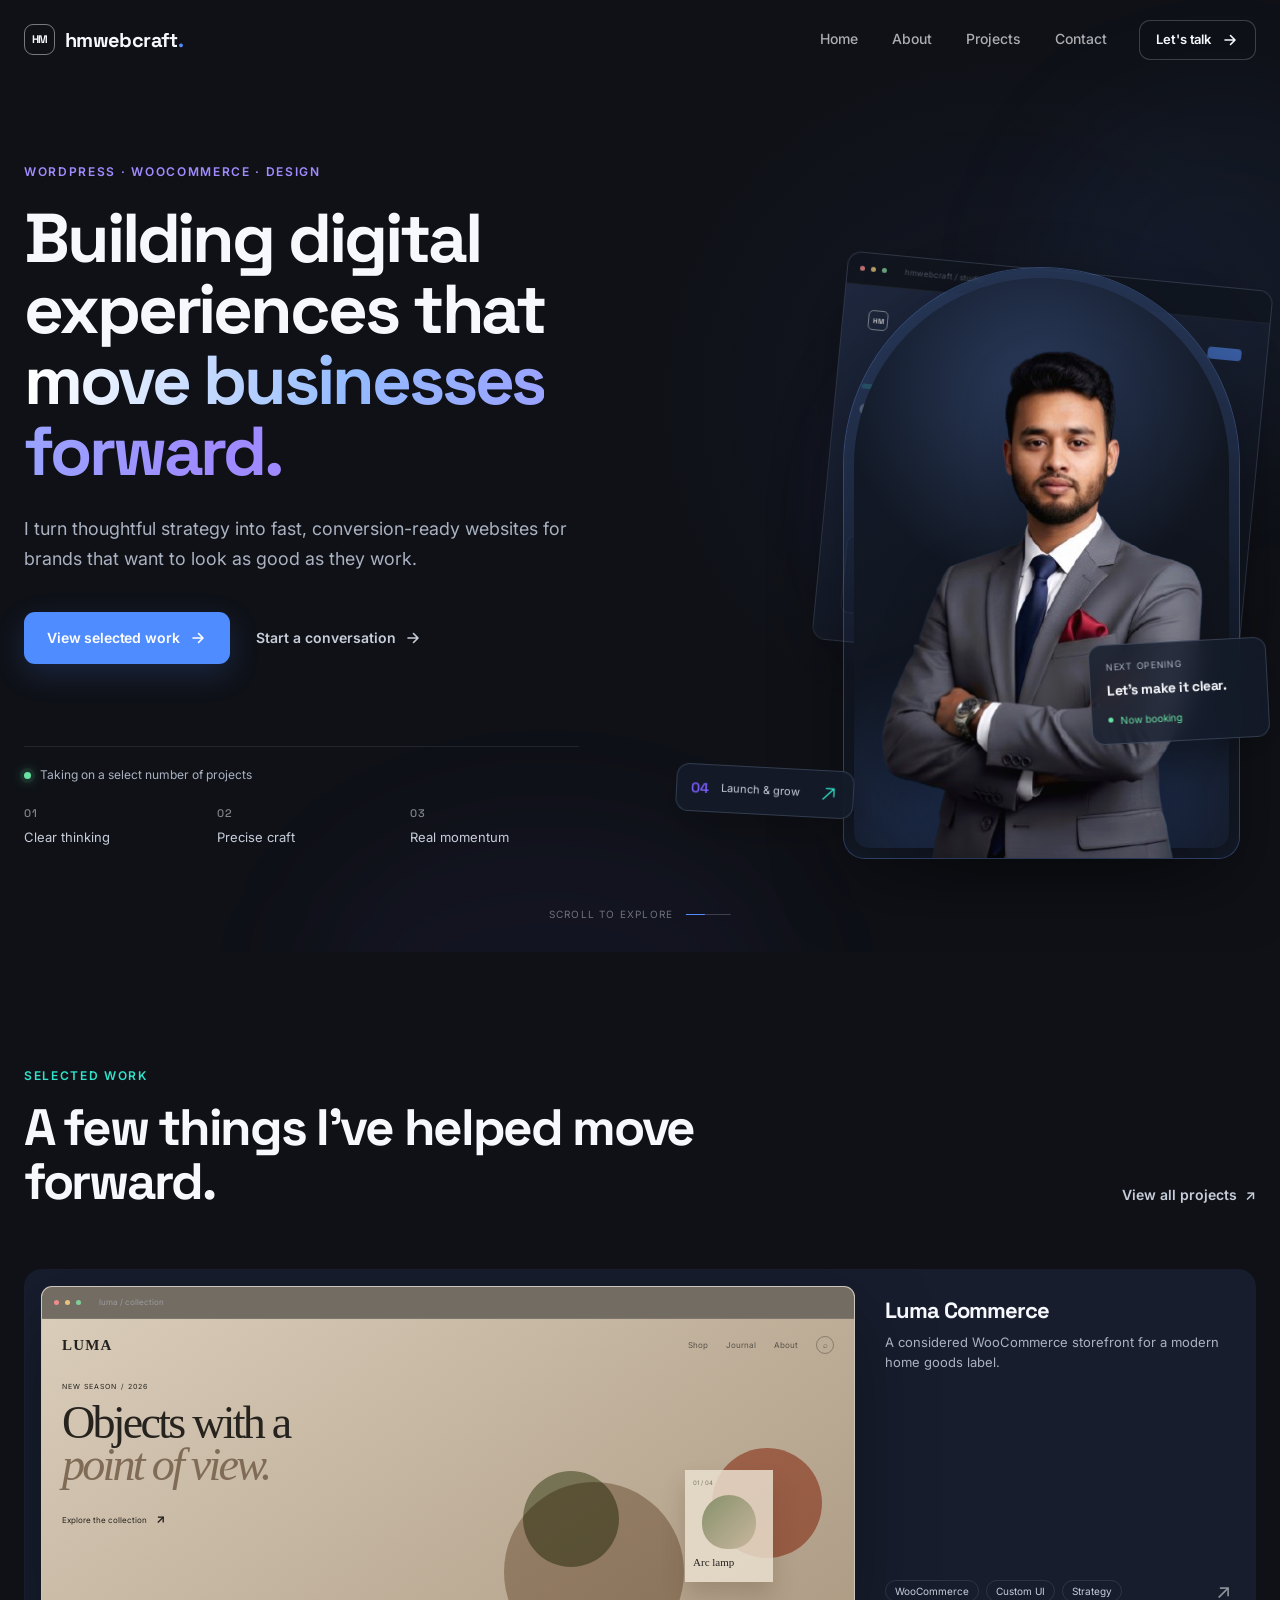
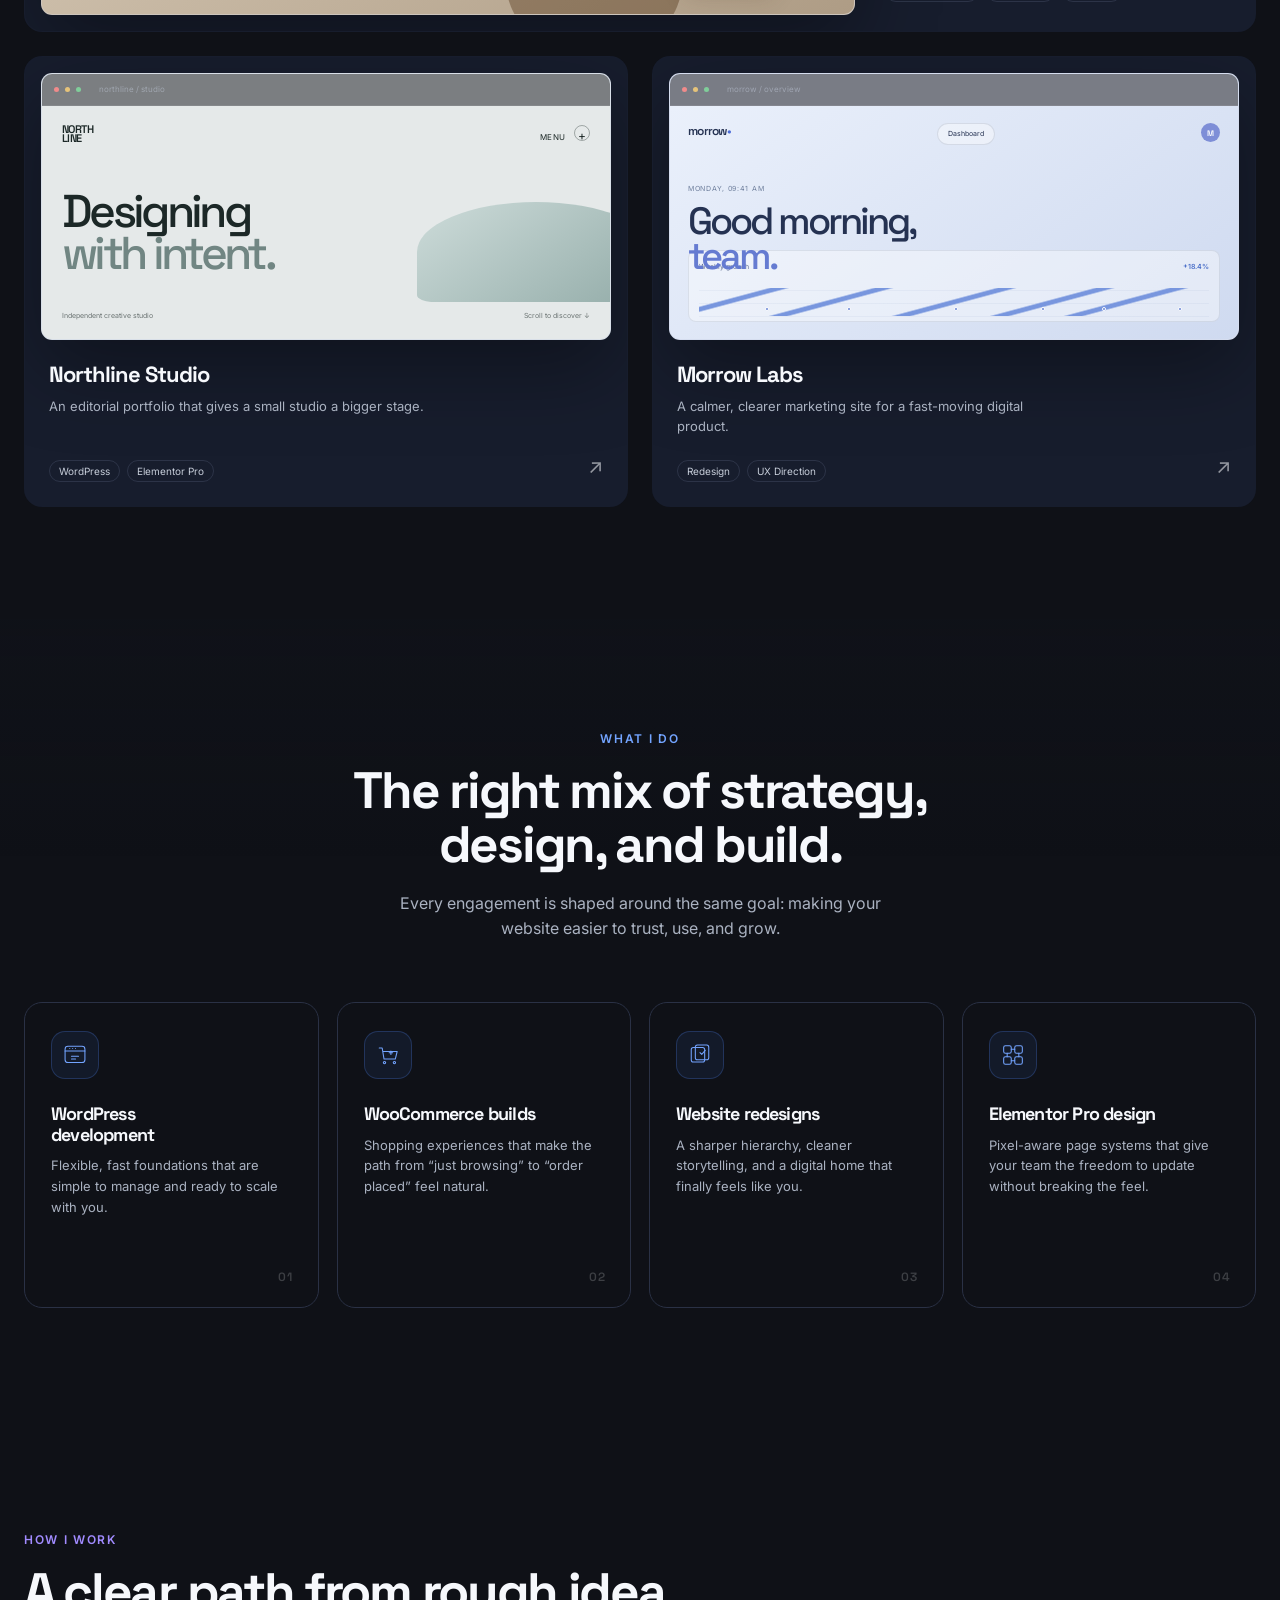
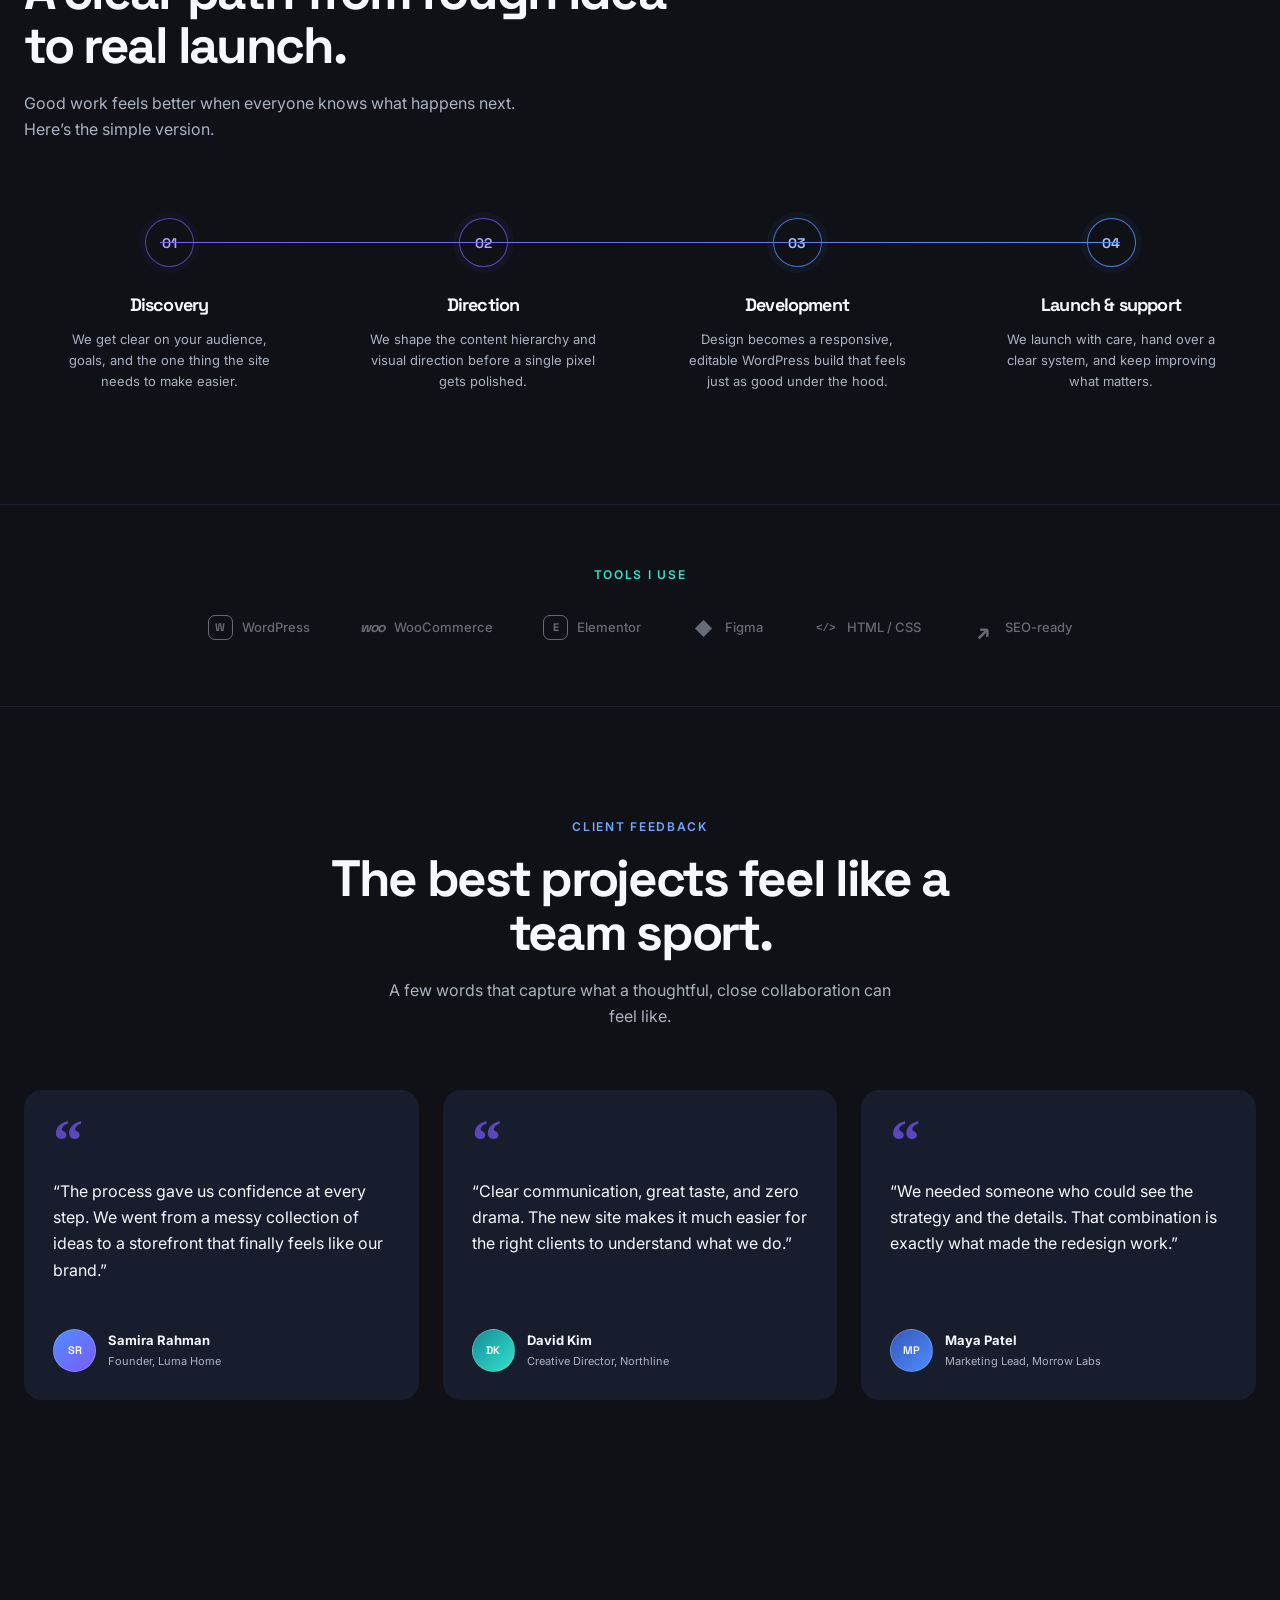
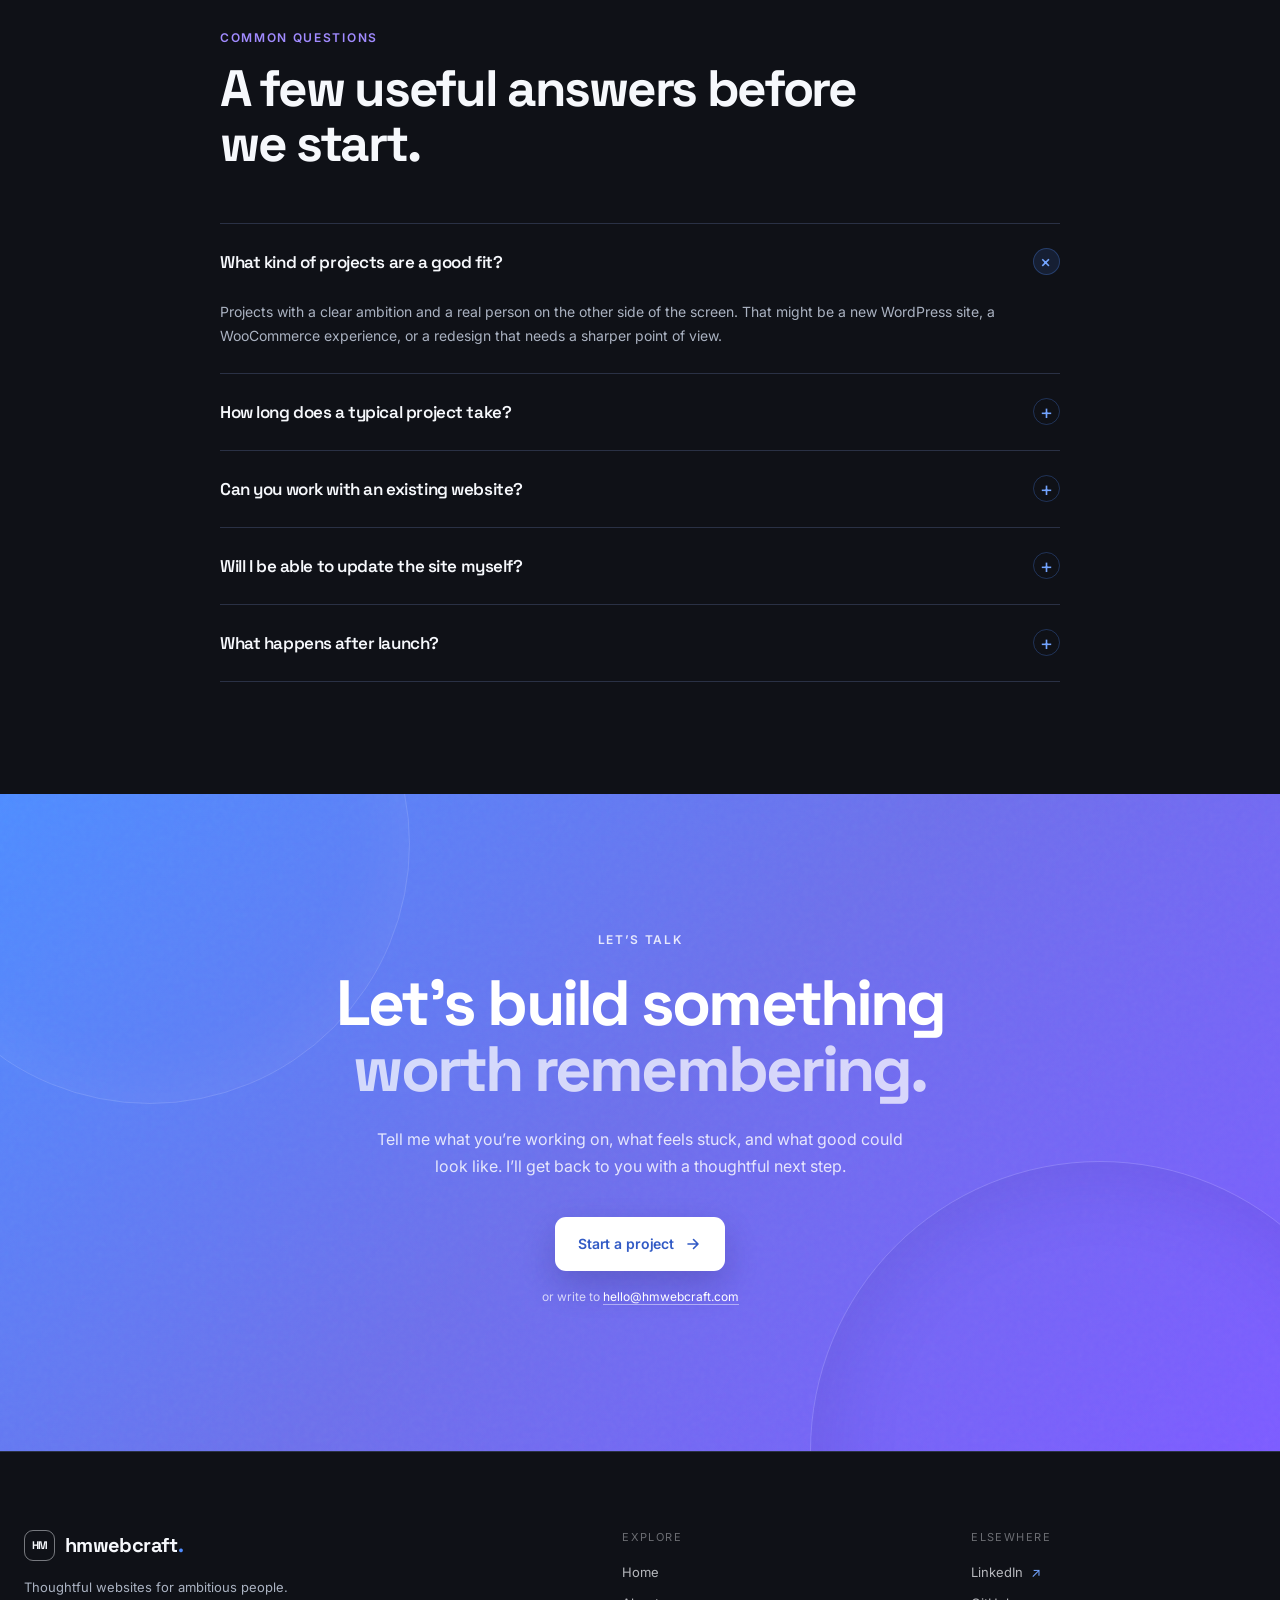
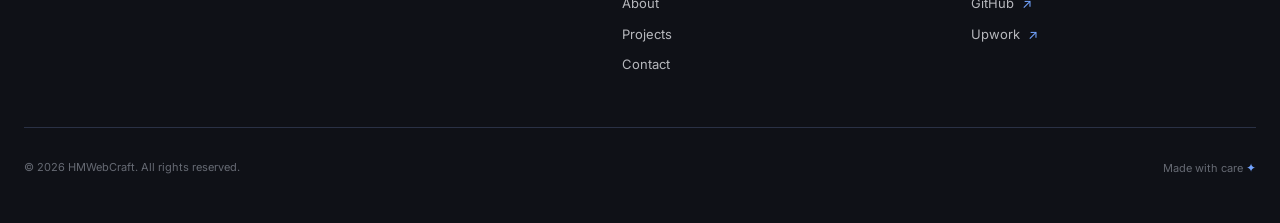
<file: index.html>
<!doctype html>
<html lang="en">
  <head>
    <meta charset="UTF-8" />
    <meta name="viewport" content="width=device-width, initial-scale=1.0" />
    <meta name="theme-color" content="#0f1117" />
    <meta
      name="description"
      content="HMWebCraft — premium WordPress, WooCommerce, and website redesign for ambitious brands."
    />
    <title>HMWebCraft — Digital experiences that move businesses forward</title>
    <link rel="icon" href="assets/favicon.svg" type="image/svg+xml" />
    <link rel="preconnect" href="https://fonts.googleapis.com" />
    <link rel="preconnect" href="https://fonts.gstatic.com" crossorigin />
    <link
      href="https://fonts.googleapis.com/css2?family=Inter:wght@400;500;600;700&family=Space+Grotesk:wght@500;600;700&display=swap"
      rel="stylesheet"
    />
    <link rel="stylesheet" href="styles.css" />
  </head>
  <body>
    <a class="skip-link" href="#main-content">Skip to content</a>

    <header class="site-header" id="site-header">
      <div class="container header-inner">
        <a class="brand" href="#home" aria-label="HMWebCraft, back to home">
          <span class="brand-mark" aria-hidden="true">HM</span>
          <span class="brand-wordmark">hmwebcraft<span>.</span></span>
        </a>

        <nav class="desktop-nav" aria-label="Primary navigation">
          <a href="#home" data-nav="home" aria-current="page">Home</a>
          <a href="#about" data-nav="about">About</a>
          <a href="#projects" data-nav="projects">Projects</a>
          <a href="#contact" data-nav="contact">Contact</a>
        </nav>

        <div class="header-actions">
          <a class="button button-small button-outline" href="#contact">
            Let's talk
            <svg aria-hidden="true" viewBox="0 0 18 18" fill="none">
              <path d="M4 9h9M9.5 4.5 14 9l-4.5 4.5" stroke="currentColor" stroke-width="1.6" stroke-linecap="round" stroke-linejoin="round" />
            </svg>
          </a>
          <button class="menu-toggle" type="button" aria-expanded="false" aria-controls="mobile-menu" aria-label="Toggle navigation menu">
            <span></span><span></span><span></span>
          </button>
        </div>
      </div>

      <div class="mobile-menu" id="mobile-menu" aria-hidden="true">
        <div class="mobile-menu-inner">
          <p class="mobile-menu-kicker">Navigate</p>
          <nav aria-label="Mobile navigation">
            <a href="#home" data-mobile-nav="home">Home <span>01</span></a>
            <a href="#about" data-mobile-nav="about">About <span>02</span></a>
            <a href="#projects" data-mobile-nav="projects">Projects <span>03</span></a>
            <a href="#contact" data-mobile-nav="contact">Contact <span>04</span></a>
          </nav>
          <div class="mobile-menu-foot">
            <span>Available for select projects</span>
            <a href="mailto:hello@hmwebcraft.com">hello@hmwebcraft.com</a>
          </div>
        </div>
      </div>
    </header>

    <main id="main-content">
      <section class="hero section" id="home" aria-labelledby="hero-title">
        <div class="hero-glow hero-glow-one" aria-hidden="true"></div>
        <div class="hero-glow hero-glow-two" aria-hidden="true"></div>
        <div class="container hero-grid">
          <div class="hero-copy">
            <p class="eyebrow eyebrow-purple reveal">WordPress · WooCommerce · Design</p>
            <h1 id="hero-title" class="reveal reveal-delay-1">
              Building digital experiences that <span class="gradient-text">move businesses forward.</span>
            </h1>
            <p class="hero-lead reveal reveal-delay-2">
              I turn thoughtful strategy into fast, conversion-ready websites for brands that want to look as good as they work.
            </p>
            <div class="hero-actions reveal reveal-delay-3">
              <a class="button button-primary" href="#projects">
                View selected work
                <svg aria-hidden="true" viewBox="0 0 18 18" fill="none">
                  <path d="M4 9h9M9.5 4.5 14 9l-4.5 4.5" stroke="currentColor" stroke-width="1.6" stroke-linecap="round" stroke-linejoin="round" />
                </svg>
              </a>
              <a class="text-link" href="#contact">
                Start a conversation
                <svg aria-hidden="true" viewBox="0 0 18 18" fill="none">
                  <path d="M4 9h9M9.5 4.5 14 9l-4.5 4.5" stroke="currentColor" stroke-width="1.6" stroke-linecap="round" stroke-linejoin="round" />
                </svg>
              </a>
            </div>

            <div class="hero-proof reveal reveal-delay-4" id="about">
              <div class="proof-intro">
                <span class="status-dot" aria-hidden="true"></span>
                <span>Taking on a select number of projects</span>
              </div>
              <div class="proof-grid" aria-label="What you can expect">
                <div>
                  <strong>01</strong>
                  <span>Clear thinking</span>
                </div>
                <div>
                  <strong>02</strong>
                  <span>Precise craft</span>
                </div>
                <div>
                  <strong>03</strong>
                  <span>Real momentum</span>
                </div>
              </div>
            </div>
          </div>

          <div class="hero-visual reveal reveal-visual" aria-label="HMWebCraft portfolio preview">
            <div class="visual-halo" aria-hidden="true"></div>
            <div class="hero-browser browser-shell" aria-hidden="true">
              <div class="browser-topbar">
                <span class="browser-dot"></span><span class="browser-dot"></span><span class="browser-dot"></span>
                <span class="browser-address">hmwebcraft / studio</span>
              </div>
              <div class="hero-browser-screen">
                <div class="mock-nav"><span class="mock-logo">HM</span><span class="mock-nav-line"></span><span class="mock-nav-button"></span></div>
                <div class="mock-hero-line short"></div>
                <div class="mock-hero-line long"></div>
                <div class="mock-hero-line medium"></div>
                <div class="mock-action-row"><span class="mock-action"></span><span class="mock-action muted"></span></div>
                <div class="mock-chart">
                  <span class="chart-bar bar-one"></span><span class="chart-bar bar-two"></span><span class="chart-bar bar-three"></span><span class="chart-bar bar-four"></span><span class="chart-bar bar-five"></span>
                </div>
              </div>
            </div>
            <div class="portrait-frame">
              <div class="portrait-backdrop" aria-hidden="true"></div>
              <img src="assets/hmwebcraft-portrait.png" alt="Portrait of the HMWebCraft developer in a tailored suit" />
            </div>
            <div class="floating-card availability-card">
              <span class="floating-label">Next opening</span>
              <strong>Let’s make it clear.</strong>
              <span class="floating-meta"><i class="status-dot" aria-hidden="true"></i> Now booking</span>
            </div>
            <div class="floating-card process-card" aria-hidden="true">
              <span class="process-card-number">04</span>
              <span class="process-card-label">Launch &amp; grow</span>
              <svg viewBox="0 0 28 28" fill="none"><path d="M6 21 21 6M10 6h11v11" stroke="currentColor" stroke-width="1.7" stroke-linecap="round" stroke-linejoin="round" /></svg>
            </div>
          </div>
        </div>
        <a class="scroll-cue" href="#projects" aria-label="Scroll to selected work">
          <span>Scroll to explore</span>
          <span class="scroll-line"><i></i></span>
        </a>
      </section>

      <section class="section projects-section" id="projects" aria-labelledby="projects-title">
        <div class="container">
          <div class="section-heading section-heading-row reveal">
            <div>
              <p class="eyebrow eyebrow-teal">Selected work</p>
              <h2 id="projects-title">A few things I’ve helped move forward.</h2>
            </div>
            <a class="text-link section-link" href="#contact">View all projects <span aria-hidden="true">↗</span></a>
          </div>

          <div class="projects-grid">
            <a class="project-card project-card-wide reveal reveal-delay-1" href="#contact" aria-label="Start a conversation about a Luma Commerce project">
              <div class="project-visual project-visual-luma browser-shell">
                <div class="browser-topbar"><span class="browser-dot"></span><span class="browser-dot"></span><span class="browser-dot"></span><span class="browser-address">luma / collection</span></div>
                <div class="project-screen luma-screen">
                  <div class="project-nav"><span class="project-brand serif-brand">LUMA</span><span>Shop</span><span>Journal</span><span>About</span><span class="project-nav-circle">⌕</span></div>
                  <div class="luma-copy"><small>NEW SEASON / 2026</small><strong>Objects with a<br /><em>point of view.</em></strong><span>Explore the collection <b>↗</b></span></div>
                  <div class="luma-orb orb-one"></div><div class="luma-orb orb-two"></div><div class="luma-orb orb-three"></div>
                  <div class="luma-product-card"><span>01 / 04</span><div class="product-shape"></div><strong>Arc lamp</strong></div>
                </div>
              </div>
              <div class="project-info">
                <div>
                  <h3>Luma Commerce</h3>
                  <p>A considered WooCommerce storefront for a modern home goods label.</p>
                </div>
                <div class="tag-row"><span>WooCommerce</span><span>Custom UI</span><span>Strategy</span></div>
                <span class="project-arrow" aria-hidden="true">↗</span>
              </div>
            </a>

            <a class="project-card reveal reveal-delay-2" href="#contact" aria-label="Start a conversation about a Northline Studio project">
              <div class="project-visual project-visual-north browser-shell">
                <div class="browser-topbar"><span class="browser-dot"></span><span class="browser-dot"></span><span class="browser-dot"></span><span class="browser-address">northline / studio</span></div>
                <div class="project-screen north-screen">
                  <div class="north-top"><span class="north-logo">NORTH<br />LINE</span><span class="north-menu">MENU <b>+</b></span></div>
                  <div class="north-title">Designing<br /><span>with intent.</span></div>
                  <div class="north-meta"><span>Independent creative studio</span><span>Scroll to discover ↓</span></div>
                  <div class="north-shape"></div>
                </div>
              </div>
              <div class="project-info">
                <div>
                  <h3>Northline Studio</h3>
                  <p>An editorial portfolio that gives a small studio a bigger stage.</p>
                </div>
                <div class="tag-row"><span>WordPress</span><span>Elementor Pro</span></div>
                <span class="project-arrow" aria-hidden="true">↗</span>
              </div>
            </a>

            <a class="project-card reveal reveal-delay-3" href="#contact" aria-label="Start a conversation about a Morrow Labs project">
              <div class="project-visual project-visual-morrow browser-shell">
                <div class="browser-topbar"><span class="browser-dot"></span><span class="browser-dot"></span><span class="browser-dot"></span><span class="browser-address">morrow / overview</span></div>
                <div class="project-screen morrow-screen">
                  <div class="morrow-top"><span class="morrow-logo">morrow<span>•</span></span><span class="morrow-pill">Dashboard</span><span class="morrow-avatar">M</span></div>
                  <div class="morrow-copy"><small>MONDAY, 09:41 AM</small><strong>Good morning,<br /><em>team.</em></strong></div>
                  <div class="morrow-graph"><div class="graph-label">Weekly growth <b>+18.4%</b></div><div class="graph-line"><i></i><i></i><i></i><i></i><i></i><i></i></div></div>
                  <div class="morrow-side-card"><span>Tasks today</span><strong>08</strong><b>↗</b></div>
                </div>
              </div>
              <div class="project-info">
                <div>
                  <h3>Morrow Labs</h3>
                  <p>A calmer, clearer marketing site for a fast-moving digital product.</p>
                </div>
                <div class="tag-row"><span>Redesign</span><span>UX Direction</span></div>
                <span class="project-arrow" aria-hidden="true">↗</span>
              </div>
            </a>
          </div>
        </div>
      </section>

      <section class="section services-section" id="services" aria-labelledby="services-title">
        <div class="container">
          <div class="section-heading section-heading-centered reveal">
            <p class="eyebrow eyebrow-blue">What I do</p>
            <h2 id="services-title">The right mix of strategy, design, and build.</h2>
            <p>Every engagement is shaped around the same goal: making your website easier to trust, use, and grow.</p>
          </div>

          <div class="services-grid">
            <article class="service-card reveal reveal-delay-1">
              <div class="service-icon" aria-hidden="true"><svg viewBox="0 0 48 48" fill="none"><rect x="7" y="9" width="34" height="28" rx="5" stroke="currentColor" stroke-width="1.8"/><path d="M7 17h34M15 13h.01M20 13h.01M25 13h.01M18 26h12M18 31h7" stroke="currentColor" stroke-width="1.8" stroke-linecap="round"/></svg></div>
              <h3>WordPress development</h3>
              <p>Flexible, fast foundations that are simple to manage and ready to scale with you.</p>
              <span class="service-index">01</span>
            </article>
            <article class="service-card reveal reveal-delay-2">
              <div class="service-icon" aria-hidden="true"><svg viewBox="0 0 48 48" fill="none"><path d="M9 12h5l3.2 19h19.3l3.2-13H15.8M20 37a2 2 0 1 1-4 0 2 2 0 0 1 4 0Zm17 0a2 2 0 1 1-4 0 2 2 0 0 1 4 0ZM26 20h6m-3-3v6" stroke="currentColor" stroke-width="1.8" stroke-linecap="round" stroke-linejoin="round"/></svg></div>
              <h3>WooCommerce builds</h3>
              <p>Shopping experiences that make the path from “just browsing” to “order placed” feel natural.</p>
              <span class="service-index">02</span>
            </article>
            <article class="service-card reveal reveal-delay-3">
              <div class="service-icon" aria-hidden="true"><svg viewBox="0 0 48 48" fill="none"><rect x="9" y="11" width="23" height="25" rx="3.5" stroke="currentColor" stroke-width="1.8"/><rect x="16" y="7" width="23" height="25" rx="3.5" stroke="currentColor" stroke-width="1.8"/><path d="m24 20 3 3 6-7" stroke="currentColor" stroke-width="1.8" stroke-linecap="round" stroke-linejoin="round"/></svg></div>
              <h3>Website redesigns</h3>
              <p>A sharper hierarchy, cleaner storytelling, and a digital home that finally feels like you.</p>
              <span class="service-index">03</span>
            </article>
            <article class="service-card reveal reveal-delay-4">
              <div class="service-icon" aria-hidden="true"><svg viewBox="0 0 48 48" fill="none"><rect x="8" y="8" width="13" height="13" rx="3" stroke="currentColor" stroke-width="1.8"/><rect x="27" y="8" width="13" height="13" rx="3" stroke="currentColor" stroke-width="1.8"/><rect x="8" y="27" width="13" height="13" rx="3" stroke="currentColor" stroke-width="1.8"/><rect x="27" y="27" width="13" height="13" rx="3" stroke="currentColor" stroke-width="1.8"/><path d="M21 14h6M14 21v6M34 21v6M21 34h6" stroke="currentColor" stroke-width="1.8" stroke-linecap="round"/></svg></div>
              <h3>Elementor Pro design</h3>
              <p>Pixel-aware page systems that give your team the freedom to update without breaking the feel.</p>
              <span class="service-index">04</span>
            </article>
          </div>
        </div>
      </section>

      <section class="section process-section" id="process" aria-labelledby="process-title">
        <div class="container">
          <div class="section-heading process-heading reveal">
            <p class="eyebrow eyebrow-purple">How I work</p>
            <h2 id="process-title">A clear path from rough idea to real launch.</h2>
            <p>Good work feels better when everyone knows what happens next. Here’s the simple version.</p>
          </div>

          <ol class="process-timeline" id="process-timeline">
            <li class="process-step reveal reveal-delay-1">
              <div class="step-marker">01</div>
              <div class="step-copy"><h3>Discovery</h3><p>We get clear on your audience, goals, and the one thing the site needs to make easier.</p></div>
            </li>
            <li class="process-step reveal reveal-delay-2">
              <div class="step-marker">02</div>
              <div class="step-copy"><h3>Direction</h3><p>We shape the content hierarchy and visual direction before a single pixel gets polished.</p></div>
            </li>
            <li class="process-step reveal reveal-delay-3">
              <div class="step-marker">03</div>
              <div class="step-copy"><h3>Development</h3><p>Design becomes a responsive, editable WordPress build that feels just as good under the hood.</p></div>
            </li>
            <li class="process-step reveal reveal-delay-4">
              <div class="step-marker">04</div>
              <div class="step-copy"><h3>Launch &amp; support</h3><p>We launch with care, hand over a clear system, and keep improving what matters.</p></div>
            </li>
          </ol>
        </div>
      </section>

      <section class="tech-section" aria-label="Technologies used">
        <div class="container tech-inner">
          <p class="eyebrow eyebrow-teal reveal">Tools I use</p>
          <div class="tech-row">
            <span class="tech-logo reveal reveal-delay-1"><b class="wp-mark">W</b> WordPress</span>
            <span class="tech-logo reveal reveal-delay-2"><b class="woo-mark">woo</b> WooCommerce</span>
            <span class="tech-logo reveal reveal-delay-3"><b class="elementor-mark">E</b> Elementor</span>
            <span class="tech-logo reveal reveal-delay-4"><b class="figma-mark">◆</b> Figma</span>
            <span class="tech-logo reveal reveal-delay-5"><b class="code-mark">&lt;/&gt;</b> HTML / CSS</span>
            <span class="tech-logo reveal reveal-delay-5"><b class="seo-mark">↗</b> SEO-ready</span>
          </div>
        </div>
      </section>

      <section class="section testimonials-section" id="testimonials" aria-labelledby="testimonials-title">
        <div class="container">
          <div class="section-heading section-heading-centered reveal">
            <p class="eyebrow eyebrow-blue">Client feedback</p>
            <h2 id="testimonials-title">The best projects feel like a team sport.</h2>
            <p>A few words that capture what a thoughtful, close collaboration can feel like.</p>
          </div>
          <div class="testimonials-grid">
            <article class="testimonial-card reveal reveal-delay-1">
              <div class="quote-mark" aria-hidden="true">“</div>
              <blockquote>“The process gave us confidence at every step. We went from a messy collection of ideas to a storefront that finally feels like our brand.”</blockquote>
              <div class="author-row"><div class="avatar avatar-purple" aria-hidden="true">SR</div><div><strong>Samira Rahman</strong><span>Founder, Luma Home</span></div></div>
            </article>
            <article class="testimonial-card reveal reveal-delay-2">
              <div class="quote-mark" aria-hidden="true">“</div>
              <blockquote>“Clear communication, great taste, and zero drama. The new site makes it much easier for the right clients to understand what we do.”</blockquote>
              <div class="author-row"><div class="avatar avatar-teal" aria-hidden="true">DK</div><div><strong>David Kim</strong><span>Creative Director, Northline</span></div></div>
            </article>
            <article class="testimonial-card reveal reveal-delay-3">
              <div class="quote-mark" aria-hidden="true">“</div>
              <blockquote>“We needed someone who could see the strategy and the details. That combination is exactly what made the redesign work.”</blockquote>
              <div class="author-row"><div class="avatar avatar-blue" aria-hidden="true">MP</div><div><strong>Maya Patel</strong><span>Marketing Lead, Morrow Labs</span></div></div>
            </article>
          </div>
        </div>
      </section>

      <section class="section faq-section" id="faq" aria-labelledby="faq-title">
        <div class="container faq-container">
          <div class="section-heading faq-heading reveal">
            <p class="eyebrow eyebrow-purple">Common questions</p>
            <h2 id="faq-title">A few useful answers before we start.</h2>
          </div>
          <div class="faq-list reveal reveal-delay-1">
            <div class="faq-item is-open">
              <h3><button class="faq-trigger" type="button" aria-expanded="true"><span>What kind of projects are a good fit?</span><span class="faq-icon" aria-hidden="true">+</span></button></h3>
              <div class="faq-answer"><p>Projects with a clear ambition and a real person on the other side of the screen. That might be a new WordPress site, a WooCommerce experience, or a redesign that needs a sharper point of view.</p></div>
            </div>
            <div class="faq-item">
              <h3><button class="faq-trigger" type="button" aria-expanded="false"><span>How long does a typical project take?</span><span class="faq-icon" aria-hidden="true">+</span></button></h3>
              <div class="faq-answer"><p>Most focused website projects take around 3–6 weeks, depending on scope, content readiness, and feedback pace. A short discovery call is the best way to give you a realistic timeline.</p></div>
            </div>
            <div class="faq-item">
              <h3><button class="faq-trigger" type="button" aria-expanded="false"><span>Can you work with an existing website?</span><span class="faq-icon" aria-hidden="true">+</span></button></h3>
              <div class="faq-answer"><p>Absolutely. I can improve the structure, visual system, performance, or key conversion paths without throwing away what is already working.</p></div>
            </div>
            <div class="faq-item">
              <h3><button class="faq-trigger" type="button" aria-expanded="false"><span>Will I be able to update the site myself?</span><span class="faq-icon" aria-hidden="true">+</span></button></h3>
              <div class="faq-answer"><p>Yes. Builds are organised around practical editing patterns, with reusable sections and a handover that helps you feel comfortable making everyday changes.</p></div>
            </div>
            <div class="faq-item">
              <h3><button class="faq-trigger" type="button" aria-expanded="false"><span>What happens after launch?</span><span class="faq-icon" aria-hidden="true">+</span></button></h3>
              <div class="faq-answer"><p>You get a clean handover and a clear next-step list. Ongoing support and thoughtful iteration are available when your priorities evolve.</p></div>
            </div>
          </div>
        </div>
      </section>

      <section class="final-cta" id="contact" aria-labelledby="cta-title">
        <div class="cta-orb cta-orb-one" aria-hidden="true"></div>
        <div class="cta-orb cta-orb-two" aria-hidden="true"></div>
        <div class="container cta-inner">
          <p class="eyebrow cta-eyebrow reveal">Let’s talk</p>
          <h2 id="cta-title" class="reveal reveal-delay-1">Let’s build something<br /><em>worth remembering.</em></h2>
          <p class="cta-copy reveal reveal-delay-2">Tell me what you’re working on, what feels stuck, and what good could look like. I’ll get back to you with a thoughtful next step.</p>
          <a class="button button-light reveal reveal-delay-3" href="mailto:hello@hmwebcraft.com?subject=Project%20enquiry%20for%20HMWebCraft">
            Start a project
            <svg aria-hidden="true" viewBox="0 0 18 18" fill="none"><path d="M4 9h9M9.5 4.5 14 9l-4.5 4.5" stroke="currentColor" stroke-width="1.6" stroke-linecap="round" stroke-linejoin="round" /></svg>
          </a>
          <span class="cta-email reveal reveal-delay-4">or write to <a href="mailto:hello@hmwebcraft.com">hello@hmwebcraft.com</a></span>
        </div>
      </section>
    </main>

    <footer class="site-footer">
      <div class="container">
        <div class="footer-top">
          <div class="footer-brand">
            <a class="brand" href="#home" aria-label="HMWebCraft, back to home"><span class="brand-mark" aria-hidden="true">HM</span><span class="brand-wordmark">hmwebcraft<span>.</span></span></a>
            <p>Thoughtful websites for ambitious people.</p>
          </div>
          <div class="footer-column">
            <span class="footer-label">Explore</span>
            <a href="#home">Home</a><a href="#about">About</a><a href="#projects">Projects</a><a href="#contact">Contact</a>
          </div>
          <div class="footer-column footer-socials">
            <span class="footer-label">Elsewhere</span>
            <a href="https://www.linkedin.com/" target="_blank" rel="noreferrer">LinkedIn <span>↗</span></a>
            <a href="https://github.com/" target="_blank" rel="noreferrer">GitHub <span>↗</span></a>
            <a href="https://www.upwork.com/" target="_blank" rel="noreferrer">Upwork <span>↗</span></a>
          </div>
        </div>
        <div class="footer-divider"></div>
        <div class="footer-bottom"><span>© <span id="current-year">2026</span> HMWebCraft. All rights reserved.</span><span>Made with care <b aria-hidden="true">✦</b></span></div>
      </div>
    </footer>

    <script src="script.js"></script>
  </body>
</html>
</file>
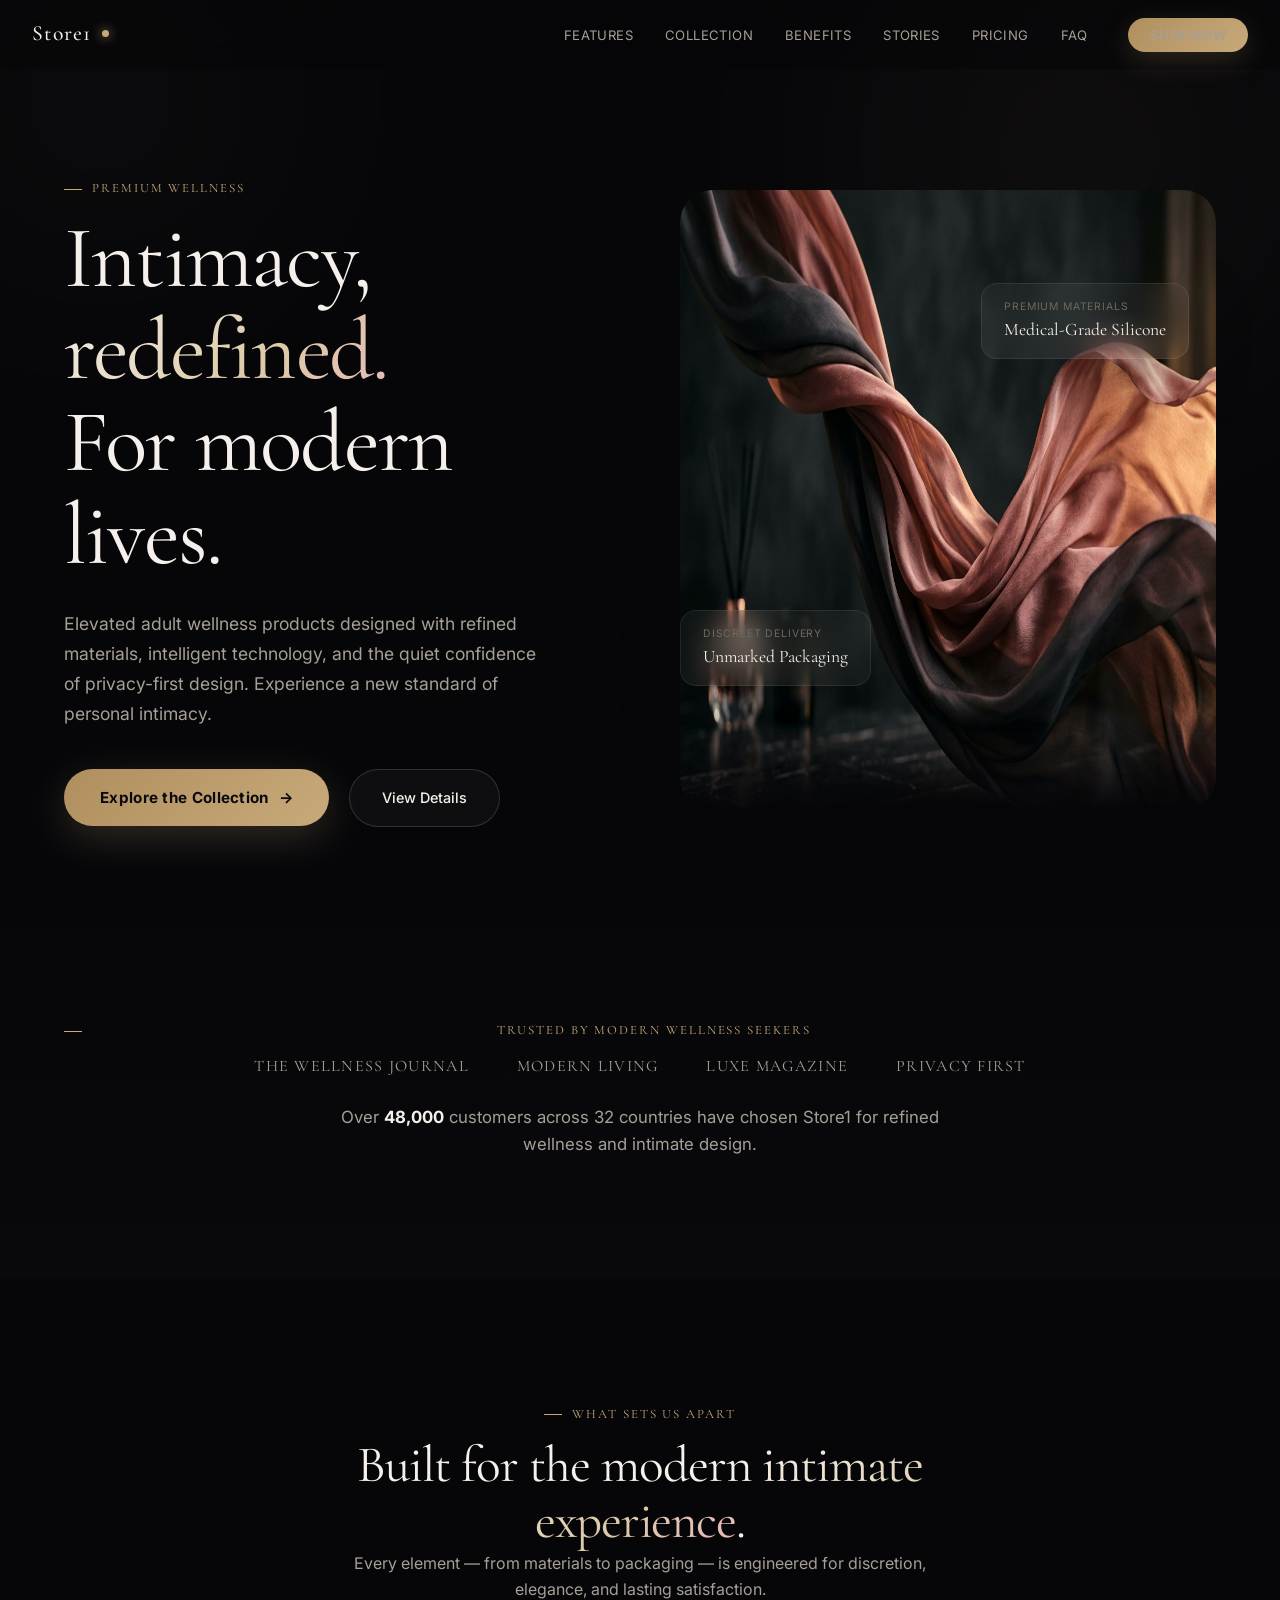
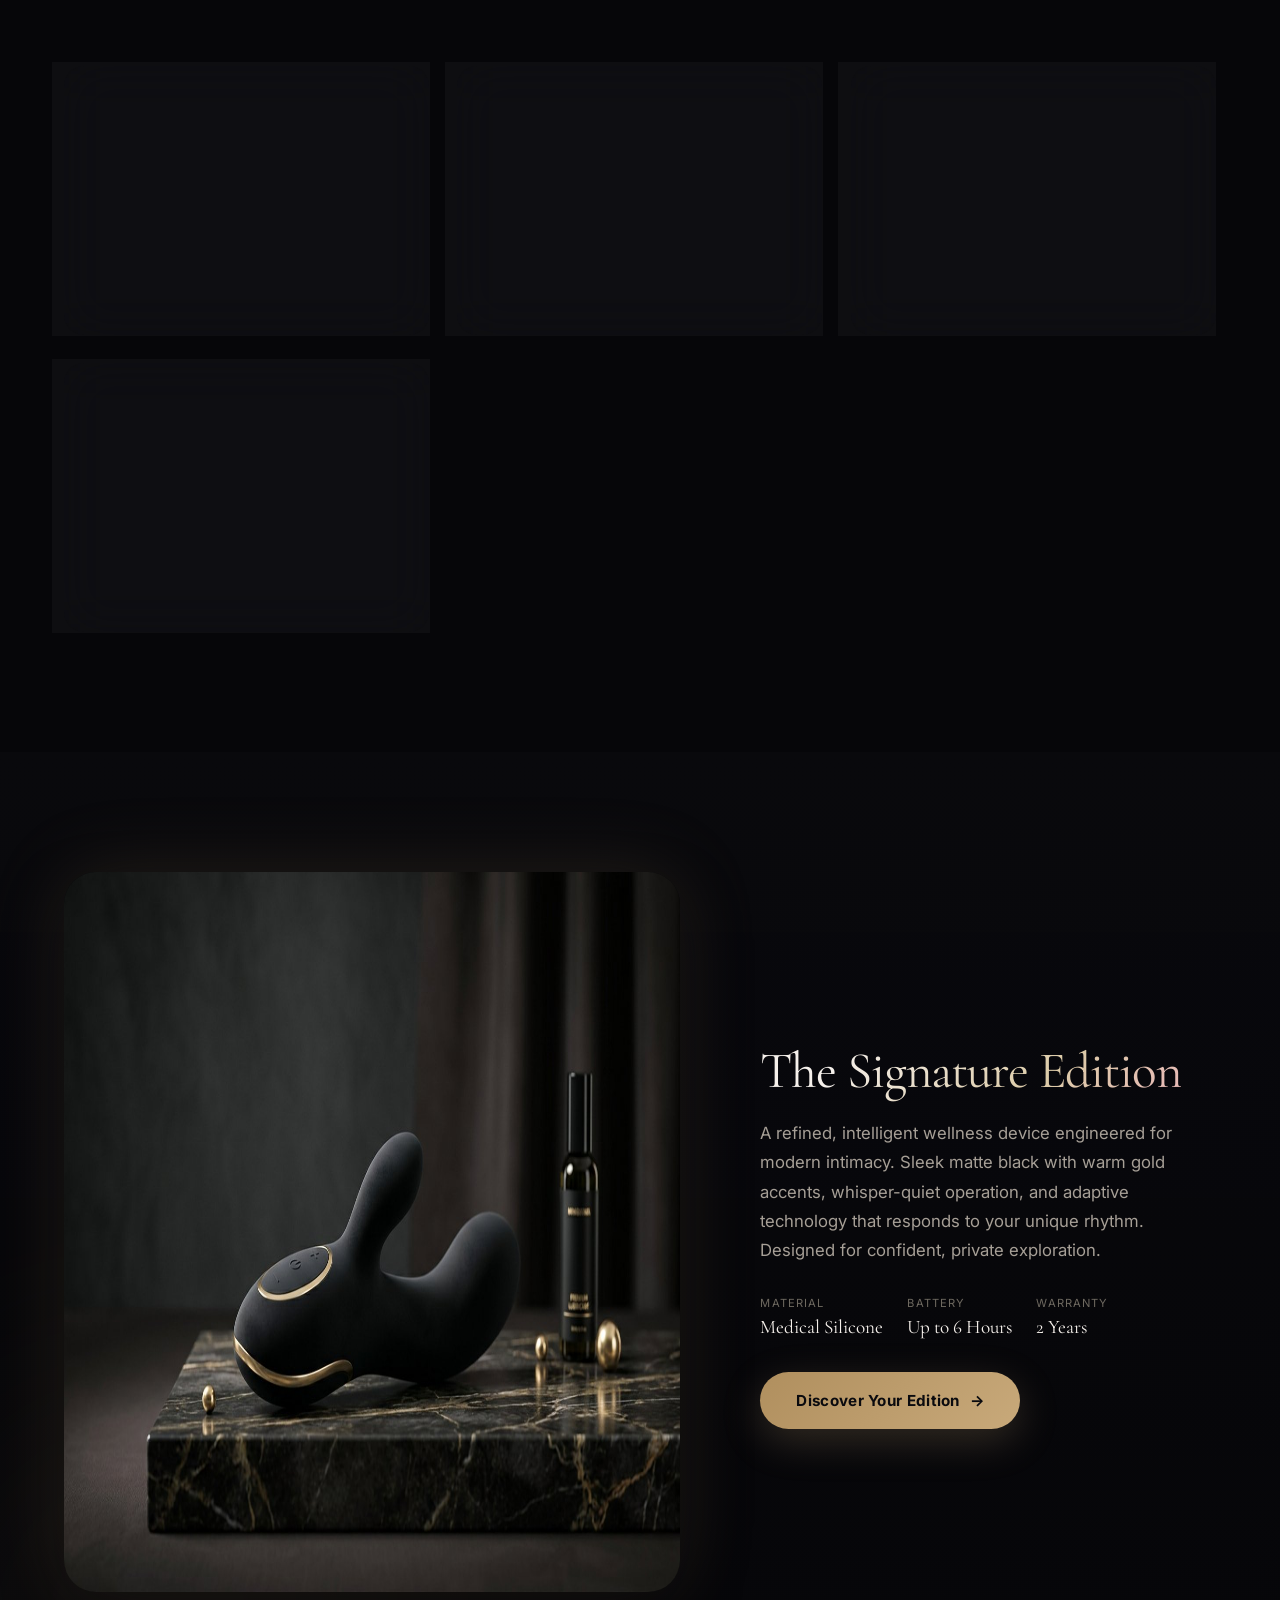
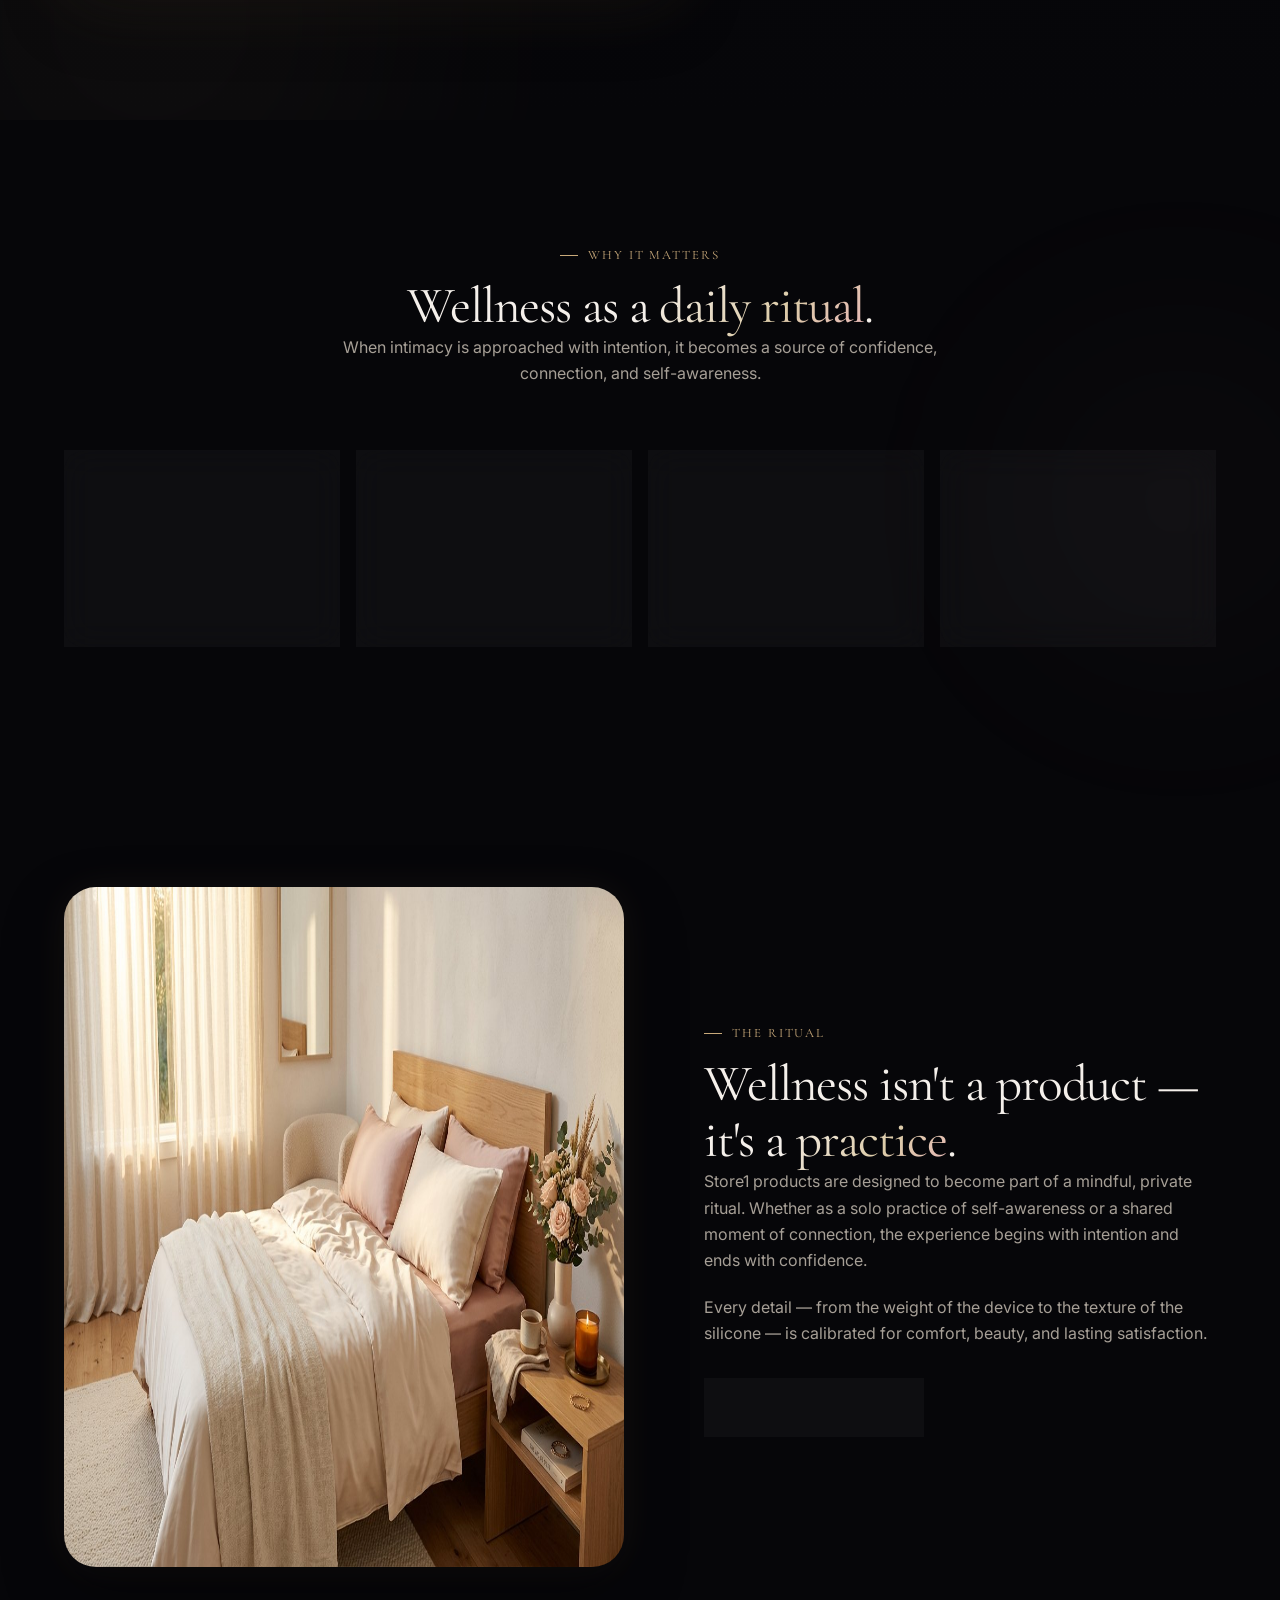
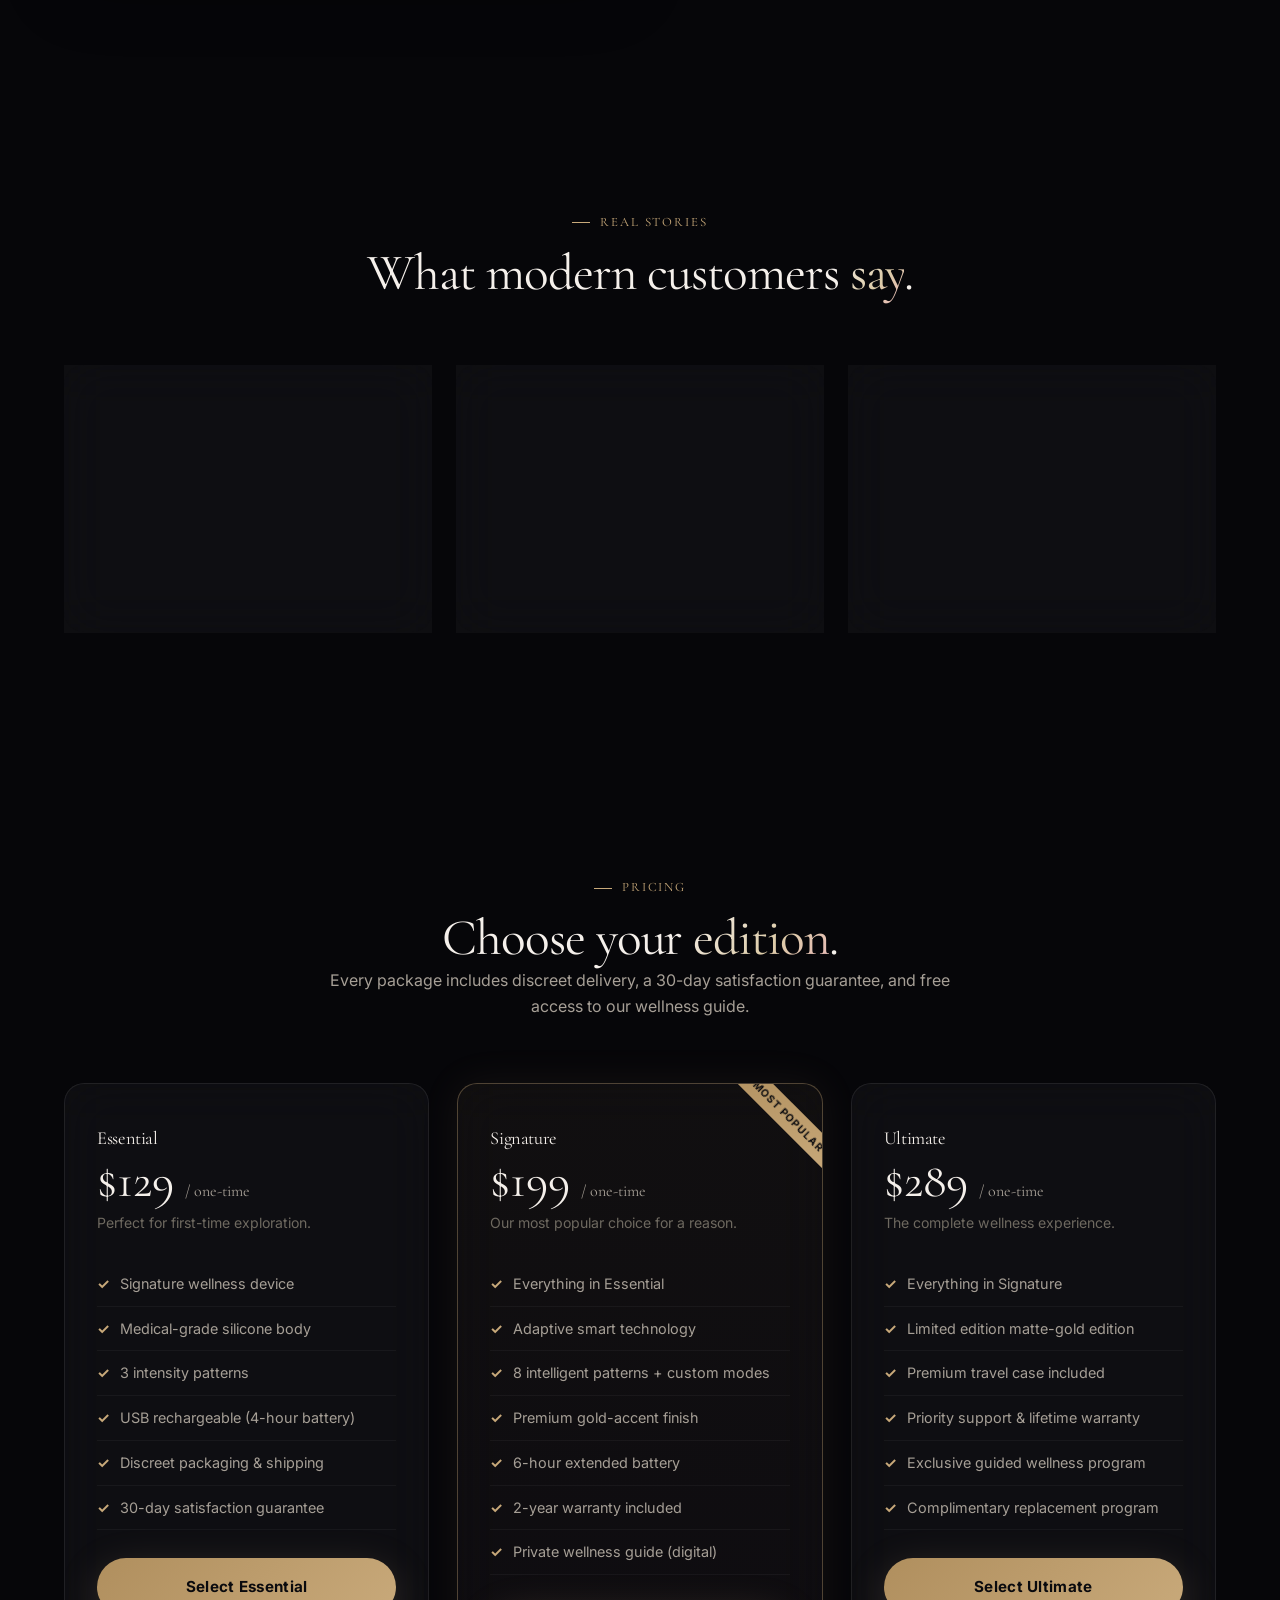
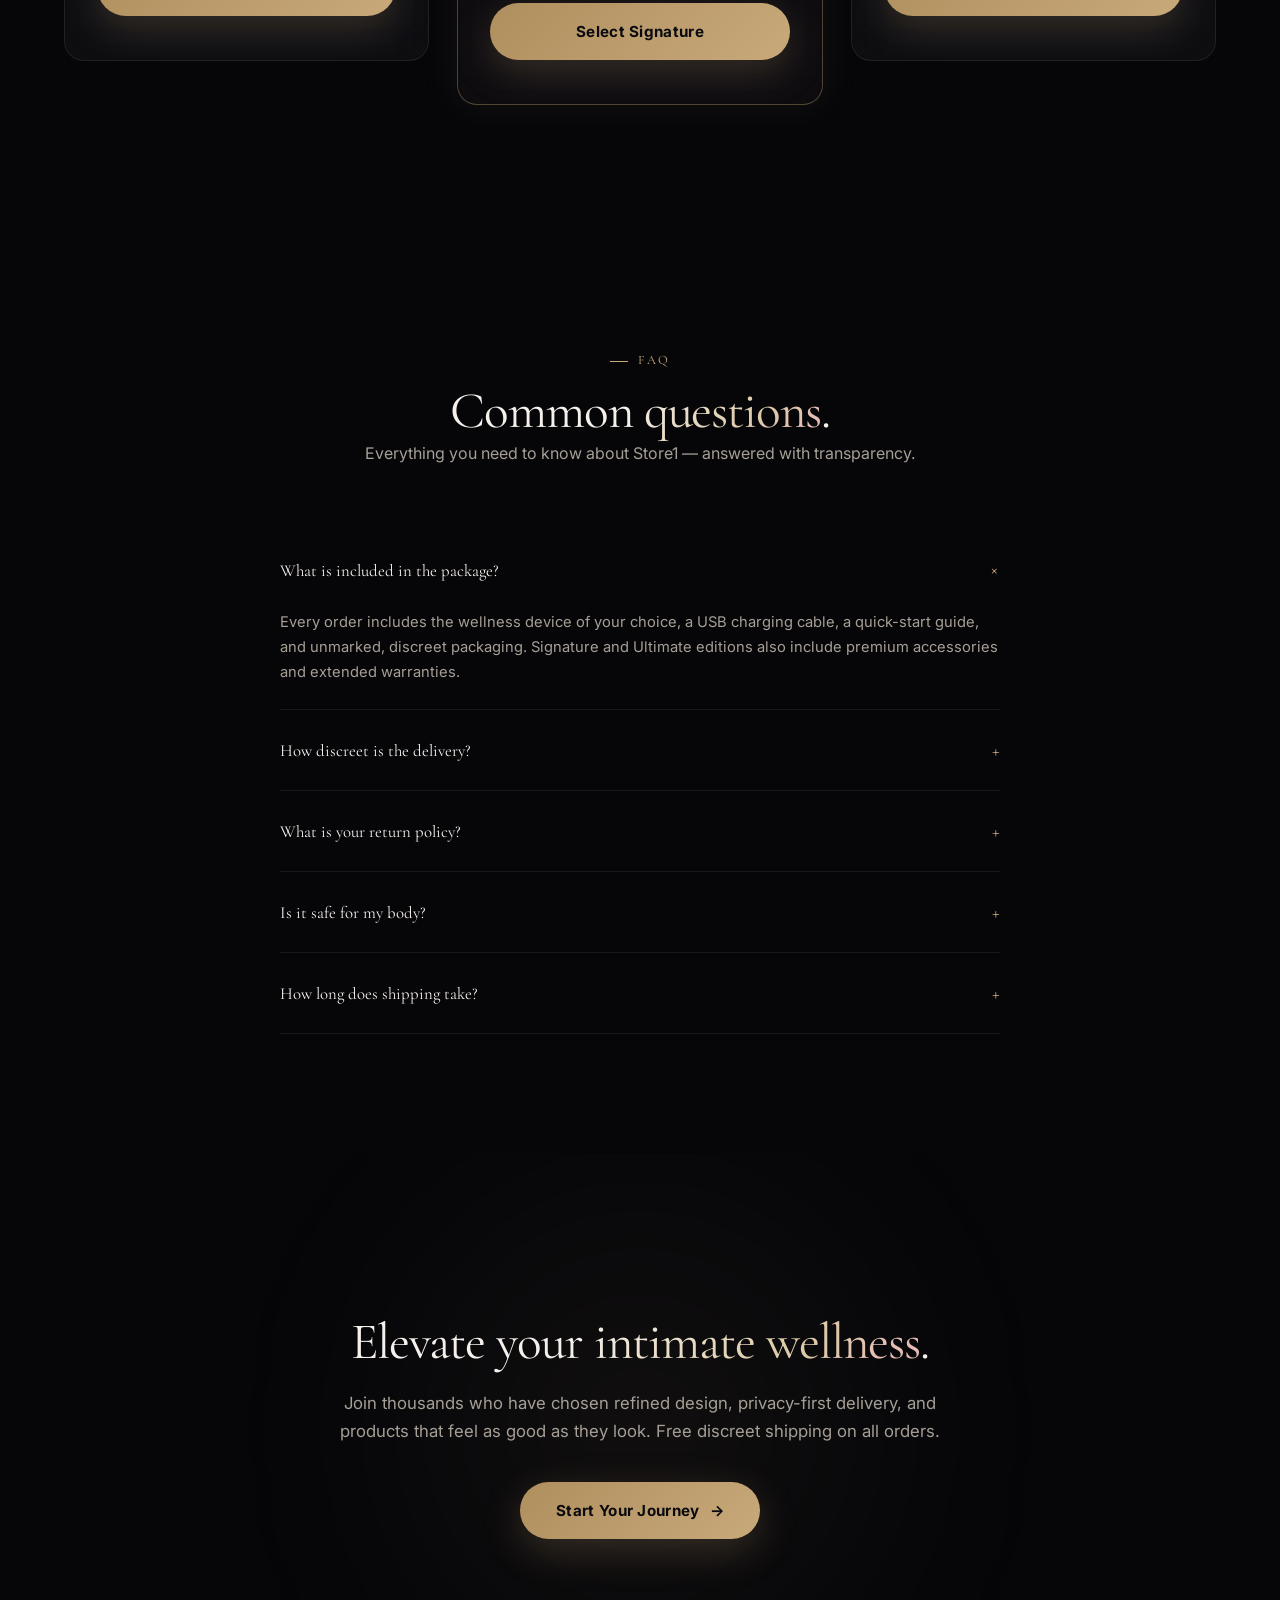
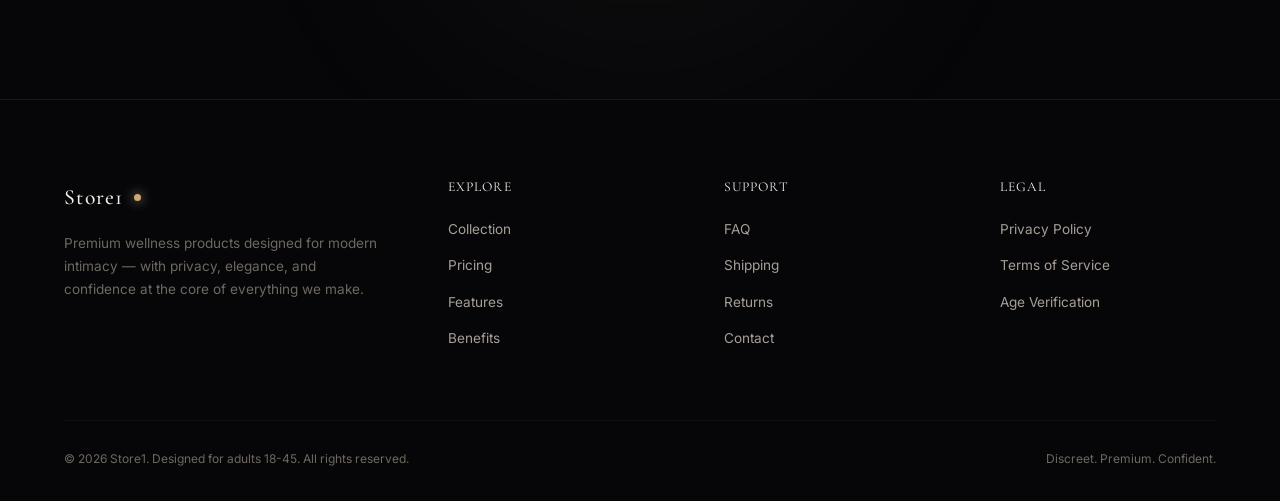
<file: desktop-site/index.html>
<!DOCTYPE html>
<html lang="en">
<head>
  <meta charset="UTF-8" />
  <meta name="viewport" content="width=device-width, initial-scale=1.0" />
  <title>Store1 — Premium Wellness for Intimate Moments</title>
  <meta name="description" content="Discover refined, premium adult wellness designed for modern intimacy. Elegant, discreet, and empowering — made for 18-45. Free discreet shipping. 30-day satisfaction guarantee." />

  <!-- Fonts -->
  <link rel="preconnect" href="https://fonts.googleapis.com" />
  <link rel="preconnect" href="https://fonts.gstatic.com" crossorigin />
  <link href="https://fonts.googleapis.com/css2?family=Cormorant+Garamond:ital,wght@0,400;0,600;1,400&family=Inter:wght@300;400;500;600;700&display=swap" rel="stylesheet" />

  <link rel="stylesheet" href="css/style.css" />
</head>

<body>

  <!-- ============ STICKY NAVBAR ============ -->
  <nav class="navbar" id="navbar" aria-label="Main navigation">
    <a href="#" class="nav-logo" aria-label="Store1 Home">
      <span>Store1</span>
      <span class="dot" aria-hidden="true"></span>
    </a>

    <ul class="nav-links" id="navLinks" role="menubar">
      <li role="none"><a href="#features" role="menuitem">Features</a></li>
      <li role="none"><a href="#showcase" role="menuitem">Collection</a></li>
      <li role="none"><a href="#benefits" role="menuitem">Benefits</a></li>
      <li role="none"><a href="#testimonials" role="menuitem">Stories</a></li>
      <li role="none"><a href="#pricing" role="menuitem">Pricing</a></li>
      <li role="none"><a href="#faq" role="menuitem">FAQ</a></li>
      <li role="none"><a href="#cta" role="none" style="margin-left:8px;"><a href="#cta" class="nav-cta" role="menuitem">Shop Now</a></li>
    </ul>

    <button class="mobile-menu-btn" id="mobileMenuBtn" aria-label="Toggle menu" aria-expanded="false" aria-controls="navLinks">
      <span aria-hidden="true">☰</span>
    </button>
  </nav>

  <main>

    <!-- ============ HERO ============ -->
    <section class="hero" aria-label="Hero" id="hero">
      <div class="ambient-orb" aria-hidden="true"></div>
      <div class="ambient-orb" aria-hidden="true"></div>

      <div class="container hero-grid">
        <div class="hero-content reveal">
          <span class="section-label">Premium Wellness</span>
          <h1>
            Intimacy, <span class="text-gradient">redefined.</span>
            <span class="line2">For modern lives.</span>
          </h1>
          <p>
            Elevated adult wellness products designed with refined materials, intelligent technology, and the quiet confidence of privacy-first design. Experience a new standard of personal intimacy.
          </p>
          <div class="hero-cta-row">
            <a href="#pricing" class="btn-primary">Explore the Collection <span aria-hidden="true">→</span></a>
            <a href="#showcase" class="btn-secondary">View Details</a>
          </div>
        </div>

        <div class="hero-visual reveal reveal-delay-3">
          <img src="images/hero-abstract.jpg" alt="Elegant abstract luxury wellness texture in gold and charcoal tones" loading="eager" width="560" height="620" />
          <div class="floating-badge" aria-hidden="true">
            <div class="badge-label">Premium Materials</div>
            <div class="badge-value">Medical-Grade Silicone</div>
          </div>
          <div class="floating-badge" aria-hidden="true">
            <div class="badge-label">Discreet Delivery</div>
            <div class="badge-value">Unmarked Packaging</div>
          </div>
        </div>
      </div>
    </section>

    <!-- ============ SOCIAL PROOF ============ -->
    <section class="section social-proof" aria-label="Social proof" id="social">
      <div class="container">
        <p class="section-label" style="text-align:center; display:block;">Trusted by modern wellness seekers</p>
        <div class="logos-strip reveal reveal-delay-1" aria-label="As featured in">
          <span>The Wellness Journal</span>
          <span>Modern Living</span>
          <span>Luxe Magazine</span>
          <span>Privacy First</span>
        </div>
        <div class="reveal reveal-delay-2" style="text-align:center; margin-top:24px;">
          <p style="font-size:1.05rem; color:var(--text-muted); max-width:600px; margin:0 auto;">
            Over <strong style="color:var(--text-cream);">48,000</strong> customers across 32 countries have chosen Store1 for refined wellness and intimate design.
          </p>
        </div>
      </div>
    </section>

    <!-- ============ FEATURES ============ -->
    <section class="section features-section" aria-label="Features" id="features">
      <div class="container">
        <div style="text-align:center; max-width:640px; margin:0 auto 64px;">
          <span class="section-label">What Sets Us Apart</span>
          <h2>Built for the modern <span class="text-gradient">intimate experience</span>.</h2>
          <p>Every element — from materials to packaging — is engineered for discretion, elegance, and lasting satisfaction.</p>
        </div>

        <div class="features-grid stagger-children">
          <article class="glass-card feature-card" aria-label="Premium Materials">
            <div class="feature-icon" aria-hidden="true">◆</div>
            <h3>Premium Materials</h3>
            <p>Medical-grade silicone and precision-machined finishes. Soft, hygienic, and engineered for comfort and confidence.</p>
          </article>
          <article class="glass-card feature-card" aria-label="Discreet Design">
            <div class="feature-icon" aria-hidden="true">●</div>
            <h3>Discreet Design</h3>
            <p>Minimal, elegant forms that blend into any lifestyle. No loud branding — only quiet refinement.</p>
          </article>
          <article class="glass-card feature-card" aria-label="Smart Technology">
            <div class="feature-icon" aria-hidden="true">◈</div>
            <h3>Smart Technology</h3>
            <p>Intelligent patterns, whisper-quiet motors, and responsive controls tailored to personal preference.</p>
          </article>
          <article class="glass-card feature-card" aria-label="Privacy First">
            <div class="feature-icon" aria-hidden="true">◉</div>
            <h3>Privacy First</h3>
            <p>Unmarked packaging, encrypted checkout, and a no-questions 30-day satisfaction guarantee.</p>
          </article>
        </div>
      </div>
    </section>

    <!-- ============ PRODUCT SHOWCASE ============ -->
    <section class="section product-showcase" aria-label="Product showcase" id="showcase">
      <div class="ambient-orb" aria-hidden="true"></div>
      <div class="container">
        <div class="product-grid">
          <figure class="product-visual reveal">
            <img src="images/product-showcase.jpg" alt="Store1 premium wellness device in matte black with gold accents, studio product photography" loading="lazy" width="640" height="720" />
          </figure>
          <div class="product-details reveal reveal-delay-2">
            <h2>The <span class="text-gradient">Signature Edition</span></h2>
            <p>A refined, intelligent wellness device engineered for modern intimacy. Sleek matte black with warm gold accents, whisper-quiet operation, and adaptive technology that responds to your unique rhythm. Designed for confident, private exploration.</p>
            <div class="product-meta" aria-label="Product details">
              <div class="meta-item"><div class="meta-label">Material</div><div class="meta-value">Medical Silicone</div></div>
              <div class="meta-item"><div class="meta-label">Battery</div><div class="meta-value">Up to 6 Hours</div></div>
              <div class="meta-item"><div class="meta-label">Warranty</div><div class="meta-value">2 Years</div></div>
            </div>
            <a href="#pricing" class="btn-primary">Discover Your Edition <span aria-hidden="true">→</span></a>
          </div>
        </div>
      </div>
    </section>

    <!-- ============ BENEFITS ============ -->
    <section class="section benefits-section" aria-label="Benefits" id="benefits">
      <div class="ambient-orb" aria-hidden="true"></div>
      <div class="container">
        <div style="text-align:center; max-width:640px; margin:0 auto 64px;">
          <span class="section-label">Why It Matters</span>
          <h2>Wellness as a <span class="text-gradient">daily ritual</span>.</h2>
          <p>When intimacy is approached with intention, it becomes a source of confidence, connection, and self-awareness.</p>
        </div>

        <div class="benefits-grid stagger-children">
          <article class="benefit-item">
            <h4>Confidence in Your Body</h4>
            <p>Products designed to deepen self-awareness and body comfort — without pressure or judgment.</p>
          </article>
          <article class="benefit-item">
            <h4>Connection, Reimagined</h4>
            <p>Thoughtful design that supports both solo exploration and shared, intimate experiences.</p>
          </article>
          <article class="benefit-item">
            <h4>Quiet Luxury</h4>
            <p>Materials and technology that feel as refined as they perform — because you deserve both.</p>
          </article>
          <article class="benefit-item">
            <h4>Discretion Always</h4>
            <p>From purchase to delivery to storage, privacy is woven into every step of the experience.</p>
          </article>
        </div>
      </div>
    </section>

    <!-- ============ LIFESTYLE ============ -->
    <section class="section lifestyle-section" aria-label="Lifestyle" id="lifestyle">
      <div class="ambient-orb" aria-hidden="true" style="width:600px;height:600px;top:-100px;right:-150px;background:radial-gradient(circle,rgba(232,184,184,0.15)0%,transparent70%);"></div>
      <div class="container">
        <div class="product-grid" style="grid-template-columns:0.85fr 1.15fr;">
          <div class="lifestyle-visual reveal" style="display:flex;align-items:center;justify-content:center;">
            <img src="images/lifestyle-wellness.jpg" alt="Elegant intimate wellness lifestyle — luxury silk bedding with golden morning light and candles" loading="lazy" width="560" height="680" style="border-radius:var(--radius-xl);box-shadow:var(--shadow-soft),var(--shadow-glow);transition:transform 0.7s var(--ease-elegant);" />
          </div>
          <div class="reveal reveal-delay-2">
            <span class="section-label">The Ritual</span>
            <h2>Wellness isn't a product — <br>it's a <span class="text-gradient">practice</span>.</h2>
            <p>Store1 products are designed to become part of a mindful, private ritual. Whether as a solo practice of self-awareness or a shared moment of connection, the experience begins with intention and ends with confidence.</p>
            <p style="margin-top:20px;">Every detail — from the weight of the device to the texture of the silicone — is calibrated for comfort, beauty, and lasting satisfaction.</p>
            <a href="#pricing" class="btn-secondary" style="margin-top:32px;">Explore the Collection</a>
          </div>
        </div>
      </div>
    </section>

    <!-- ============ TESTIMONIALS ============ -->
    <section class="section" aria-label="Testimonials" id="testimonials">
      <div class="container">
        <div style="text-align:center; max-width:640px; margin:0 auto 64px;">
          <span class="section-label">Real Stories</span>
          <h2>What modern customers <span class="text-gradient">say</span>.</h2>
        </div>

        <div class="testimonials-grid stagger-children">
          <article class="glass-card testimonial-card">
            <p class="quote">"I've tried many wellness products, but Store1 is in a different league — the design, the materials, the way it fits into my life without ever feeling like a compromise."</p>
            <div class="author-row">
              <img src="images/testimonial-portrait.jpg" alt="Portrait of a modern customer" loading="lazy" width="96" height="96" />
              <div class="author-info">
                <strong>Elena M.</strong>
                <span>Design Director, Age 31</span>
              </div>
            </div>
          </article>
          <article class="glass-card testimonial-card">
            <p class="quote">"Discretion was everything for me. From the unmarked box to the elegant design — it finally feels like a brand that respects my privacy as much as my experience."</p>
            <div class="author-row">
              <img src="images/testimonial-portrait.jpg" alt="Portrait of a modern customer" loading="lazy" width="96" height="96" />
              <div class="author-info">
                <strong>Sophia R.</strong>
                <span>Wellness Coach, Age 28</span>
              </div>
            </div>
          </article>
          <article class="glass-card testimonial-card">
            <p class="quote">"The quality is immediately noticeable. It's not just functional — it's beautiful. I feel more confident, and that's something no product has done for me before."</p>
            <div class="author-row">
              <img src="images/testimonial-portrait.jpg" alt="Portrait of a modern customer" loading="lazy" width="96" height="96" />
              <div class="author-info">
                <strong>Amara K.</strong>
                <span>Photographer, Age 34</span>
              </div>
            </div>
          </article>
        </div>
      </div>
    </section>

    <!-- ============ PRICING ============ -->
    <section class="section" aria-label="Pricing" id="pricing">
      <div class="container">
        <div style="text-align:center; max-width:640px; margin:0 auto 64px;">
          <span class="section-label">Pricing</span>
          <h2>Choose your <span class="text-gradient">edition</span>.</h2>
          <p>Every package includes discreet delivery, a 30-day satisfaction guarantee, and free access to our wellness guide.</p>
        </div>

        <div class="pricing-grid">
          <article class="pricing-card glass-card" aria-label="Essential Edition">
            <div class="pricing-header">
              <h3>Essential</h3>
              <div class="price-tag">$129 <span>/ one-time</span></div>
              <p>Perfect for first-time exploration.</p>
            </div>
            <ul class="pricing-features" aria-label="Essential features">
              <li>Signature wellness device</li>
              <li>Medical-grade silicone body</li>
              <li>3 intensity patterns</li>
              <li>USB rechargeable (4-hour battery)</li>
              <li>Discreet packaging & shipping</li>
              <li>30-day satisfaction guarantee</li>
            </ul>
            <a href="#cta" class="btn-primary">Select Essential</a>
          </article>

          <article class="pricing-card glass-card featured" aria-label="Signature Edition — Most Popular">
            <div class="pricing-header">
              <h3>Signature</h3>
              <div class="price-tag">$199 <span>/ one-time</span></div>
              <p>Our most popular choice for a reason.</p>
            </div>
            <ul class="pricing-features" aria-label="Signature features">
              <li>Everything in Essential</li>
              <li>Adaptive smart technology</li>
              <li>8 intelligent patterns + custom modes</li>
              <li>Premium gold-accent finish</li>
              <li>6-hour extended battery</li>
              <li>2-year warranty included</li>
              <li>Private wellness guide (digital)</li>
            </ul>
            <a href="#cta" class="btn-primary">Select Signature</a>
          </article>

          <article class="pricing-card glass-card" aria-label="Ultimate Edition">
            <div class="pricing-header">
              <h3>Ultimate</h3>
              <div class="price-tag">$289 <span>/ one-time</span></div>
              <p>The complete wellness experience.</p>
            </div>
            <ul class="pricing-features" aria-label="Ultimate features">
              <li>Everything in Signature</li>
              <li>Limited edition matte-gold edition</li>
              <li>Premium travel case included</li>
              <li>Priority support & lifetime warranty</li>
              <li>Exclusive guided wellness program</li>
              <li>Complimentary replacement program</li>
            </ul>
            <a href="#cta" class="btn-primary">Select Ultimate</a>
          </article>
        </div>
      </div>
    </section>

    <!-- ============ FAQ ============ -->
    <section class="section" aria-label="FAQ" id="faq">
      <div class="container">
        <div style="max-width:720px; margin:0 auto;">
          <div style="text-align:center; margin-bottom:64px;">
            <span class="section-label">FAQ</span>
            <h2>Common <span class="text-gradient">questions</span>.</h2>
            <p>Everything you need to know about Store1 — answered with transparency.</p>
          </div>

          <div class="faq-list" aria-label="Frequently asked questions">
            <div class="faq-item open" data-faq>
              <button class="faq-question" onclick="toggleFaq(this)" aria-expanded="true">
                What is included in the package?
                <span class="faq-icon" aria-hidden="true">+</span>
              </button>
              <div class="faq-answer">
                <p>Every order includes the wellness device of your choice, a USB charging cable, a quick-start guide, and unmarked, discreet packaging. Signature and Ultimate editions also include premium accessories and extended warranties.</p>
              </div>
            </div>
            <div class="faq-item" data-faq>
              <button class="faq-question" onclick="toggleFaq(this)" aria-expanded="false">
                How discreet is the delivery?
                <span class="faq-icon" aria-hidden="true">+</span>
              </button>
              <div class="faq-answer">
                <p>Completely discreet. Packages arrive in plain, unmarked brown or white boxes with no branding, no mention of adult wellness, and a generic return address. Even the shipping label is neutral.</p>
              </div>
            </div>
            <div class="faq-item" data-faq>
              <button class="faq-question" onclick="toggleFaq(this)" aria-expanded="false">
                What is your return policy?
                <span class="faq-icon" aria-hidden="true">+</span>
              </button>
              <div class="faq-answer">
                <p>We offer a 30-day satisfaction guarantee. If you are not fully satisfied, contact our discreet support team. For hygiene reasons, used devices are not returnable, but our satisfaction policy covers replacement or credit in eligible cases.</p>
              </div>
            </div>
            <div class="faq-item" data-faq>
              <button class="faq-question" onclick="toggleFaq(this)" aria-expanded="false">
                Is it safe for my body?
                <span class="faq-icon" aria-hidden="true">+</span>
              </button>
              <div class="faq-answer">
                <p>Yes. All devices use medical-grade silicone that is hypoallergenic, non-porous, and easy to clean. They meet international health and safety standards for intimate wellness products.</p>
              </div>
            </div>
            <div class="faq-item" data-faq>
              <button class="faq-question" onclick="toggleFaq(this)" aria-expanded="false">
                How long does shipping take?
                <span class="faq-icon" aria-hidden="true">+</span>
              </button>
              <div class="faq-answer">
                <p>Standard shipping takes 3-5 business days within the US. International orders typically arrive within 5-10 business days. All orders include tracking for full peace of mind.</p>
              </div>
            </div>
          </div>
        </div>
      </div>
    </section>

    <!-- ============ CTA ============ -->
    <section class="section cta-section" aria-label="Call to action" id="cta">
      <div class="ambient-orb" aria-hidden="true"></div>
      <div class="container">
        <div class="cta-content reveal">
          <h2>Elevate your <span class="text-gradient">intimate wellness</span>.</h2>
          <p>Join thousands who have chosen refined design, privacy-first delivery, and products that feel as good as they look. Free discreet shipping on all orders.</p>
          <a href="#pricing" class="btn-primary">Start Your Journey <span aria-hidden="true">→</span></a>
        </div>
      </div>
    </section>

  </main>

  <!-- ============ FOOTER ============ -->
  <footer id="footer" aria-label="Footer">
    <div class="container">
      <div class="footer-grid">
        <div class="footer-brand">
          <a href="#" class="nav-logo" aria-label="Store1 Home">
            <span>Store1</span>
            <span class="dot" aria-hidden="true"></span>
          </a>
          <p>Premium wellness products designed for modern intimacy — with privacy, elegance, and confidence at the core of everything we make.</p>
        </div>
        <div class="footer-col">
          <h4>Explore</h4>
          <ul>
            <li><a href="#showcase">Collection</a></li>
            <li><a href="#pricing">Pricing</a></li>
            <li><a href="#features">Features</a></li>
            <li><a href="#benefits">Benefits</a></li>
          </ul>
        </div>
        <div class="footer-col">
          <h4>Support</h4>
          <ul>
            <li><a href="#faq">FAQ</a></li>
            <li><a href="#">Shipping</a></li>
            <li><a href="#">Returns</a></li>
            <li><a href="#">Contact</a></li>
          </ul>
        </div>
        <div class="footer-col">
          <h4>Legal</h4>
          <ul>
            <li><a href="#">Privacy Policy</a></li>
            <li><a href="#">Terms of Service</a></li>
            <li><a href="#">Age Verification</a></li>
          </ul>
        </div>
      </div>
      <div class="footer-bottom">
        <span>© 2026 Store1. Designed for adults 18-45. All rights reserved.</span>
        <span>Discreet. Premium. Confident.</span>
      </div>
    </div>
  </footer>

  <script>
    // ====== Mobile Menu ======
    const mobileBtn = document.getElementById('mobileMenuBtn');
    const navLinks = document.getElementById('navLinks');
    mobileBtn.addEventListener('click', () => {
      const open = navLinks.classList.toggle('open');
      mobileBtn.setAttribute('aria-expanded', open);
    });
    navLinks.querySelectorAll('a').forEach(a => a.addEventListener('click', () => {
      navLinks.classList.remove('open');
      mobileBtn.setAttribute('aria-expanded', 'false');
    }));

    // ====== FAQ Toggle ======
    function toggleFaq(btn) {
      const item = btn.closest('.faq-item');
      const wasOpen = item.classList.contains('open');
      // Optional: close others (accordion style)
      document.querySelectorAll('.faq-item').forEach(i => {
        i.classList.remove('open');
        i.querySelector('.faq-question').setAttribute('aria-expanded', 'false');
      });
      if (!wasOpen) {
        item.classList.add('open');
        btn.setAttribute('aria-expanded', 'true');
      }
    }

    // ====== Sticky Navbar Shadow ======
    const navbar = document.getElementById('navbar');
    window.addEventListener('scroll', () => {
      if (window.scrollY > 60) {
        navbar.classList.add('scrolled');
      } else {
        navbar.classList.remove('scrolled');
      }
    }, { passive: true });

    // ====== Scroll Reveals with IntersectionObserver ======
    const observer = new IntersectionObserver((entries) => {
      entries.forEach(entry => {
        if (entry.isIntersecting) {
          entry.target.style.animationPlayState = 'running';
          // For stagger containers, trigger all child animations
          if (entry.target.classList.contains('stagger-children')) {
            entry.target.querySelectorAll(':scope > *').forEach(child => {
              child.style.animationPlayState = 'running';
            });
          }
          observer.unobserve(entry.target);
        }
      });
    }, { threshold: 0.1, rootMargin: '0px 0px -40px 0px' });

    document.querySelectorAll('.reveal').forEach(el => {
      observer.observe(el);
    });
    document.querySelectorAll('.stagger-children').forEach(el => {
      observer.observe(el);
    });
  </script>
</body>
</html>
</file>
<file: styles.css>
@import url('https://fonts.googleapis.com/css2?family=Inter:wght@400;500;600;700&family=Space+Grotesk:wght@500;600;700&display=swap');

:root {
  --bg: #0f1117;
  --bg-soft: #141925;
  --surface: #171d2d;
  --surface-raised: #1c2435;
  --line: #2a3145;
  --line-soft: rgba(125, 141, 174, 0.16);
  --text: #f6f8fc;
  --muted: #aab2c1;
  --muted-strong: #c7ceda;
  --blue: #4f8cff;
  --blue-bright: #73a4ff;
  --purple: #7c5cff;
  --teal: #30e3ca;
  --green: #69e3a4;
  --heading: 'Space Grotesk', 'Inter', ui-sans-serif, system-ui, sans-serif;
  --body: 'Inter', ui-sans-serif, system-ui, -apple-system, BlinkMacSystemFont, 'Segoe UI', sans-serif;
  --container: 1280px;
  --ease: cubic-bezier(0.2, 0.8, 0.2, 1);
  --radius: 18px;
}

* { box-sizing: border-box; }
html { scroll-behavior: smooth; }
body {
  margin: 0;
  background: var(--bg);
  color: var(--text);
  font-family: var(--body);
  font-size: 16px;
  line-height: 1.6;
  overflow-x: hidden;
}
body::before {
  content: '';
  position: fixed;
  inset: 0;
  z-index: -1;
  pointer-events: none;
  opacity: .25;
  background-image: linear-gradient(rgba(255,255,255,.014) 1px, transparent 1px), linear-gradient(90deg, rgba(255,255,255,.014) 1px, transparent 1px);
  background-size: 56px 56px;
  mask-image: linear-gradient(to bottom, black, transparent 88%);
}
::selection { background: rgba(79, 140, 255, .35); color: #fff; }
a { color: inherit; text-decoration: none; }
button, a { -webkit-tap-highlight-color: transparent; }
button { font: inherit; }
img { display: block; max-width: 100%; }
.container { width: min(calc(100% - 48px), var(--container)); margin-inline: auto; }
.section { position: relative; padding: 112px 0; }

.skip-link {
  position: fixed;
  top: 12px;
  left: 12px;
  z-index: 100;
  transform: translateY(-160%);
  padding: 10px 14px;
  border-radius: 8px;
  background: var(--text);
  color: var(--bg);
  font-weight: 700;
  transition: transform .2s ease;
}
.skip-link:focus { transform: translateY(0); }

.site-header {
  position: fixed;
  inset: 0 0 auto;
  z-index: 50;
  height: 80px;
  border-bottom: 1px solid transparent;
  background: transparent;
  transition: background .3s ease, border-color .3s ease, backdrop-filter .3s ease;
}
.site-header.is-scrolled {
  background: rgba(15, 17, 23, .78);
  border-bottom-color: rgba(42, 49, 69, .8);
  backdrop-filter: blur(18px);
  -webkit-backdrop-filter: blur(18px);
}
.header-inner { height: 100%; display: flex; align-items: center; justify-content: space-between; gap: 32px; }
.brand { display: inline-flex; align-items: center; gap: 10px; width: fit-content; font-family: var(--heading); font-weight: 700; letter-spacing: -.04em; }
.brand-mark {
  display: inline-grid;
  place-items: center;
  width: 31px;
  height: 31px;
  border: 1px solid rgba(246,248,252,.45);
  border-radius: 9px;
  color: var(--text);
  font-size: 11px;
  letter-spacing: -.08em;
}
.brand-wordmark { font-size: 20px; }
.brand-wordmark > span { color: var(--blue); }
.desktop-nav { display: flex; align-items: center; gap: 34px; margin-left: auto; }
.desktop-nav a {
  position: relative;
  padding: 8px 0;
  color: rgba(246,248,252,.68);
  font-size: 14px;
  font-weight: 500;
  transition: color .25s ease;
}
.desktop-nav a::after {
  content: '';
  position: absolute;
  right: 0;
  bottom: 2px;
  left: 0;
  height: 2px;
  border-radius: 10px;
  background: var(--blue);
  transform: scaleX(0);
  transform-origin: left;
  transition: transform .25s var(--ease);
}
.desktop-nav a:hover, .desktop-nav a[aria-current='page'] { color: var(--text); }
.desktop-nav a:hover::after, .desktop-nav a[aria-current='page']::after { transform: scaleX(1); }
.header-actions { display: flex; align-items: center; gap: 18px; }
.button {
  display: inline-flex;
  align-items: center;
  justify-content: center;
  gap: 10px;
  min-height: 52px;
  padding: 0 22px;
  border: 1px solid transparent;
  border-radius: 11px;
  font-size: 14px;
  font-weight: 600;
  letter-spacing: -.01em;
  transition: transform .25s var(--ease), background .25s ease, border-color .25s ease, box-shadow .25s ease, color .25s ease;
}
.button svg, .text-link svg { width: 18px; height: 18px; flex: 0 0 auto; }
.button:hover { transform: translateY(-2px); }
.button:focus-visible, .text-link:focus-visible, .desktop-nav a:focus-visible, .brand:focus-visible, .faq-trigger:focus-visible, .menu-toggle:focus-visible, .footer-column a:focus-visible { outline: 2px solid var(--blue-bright); outline-offset: 4px; }
.button-primary { background: var(--blue); color: #fff; box-shadow: 0 10px 30px rgba(79,140,255,.18); }
.button-primary:hover { background: var(--blue-bright); box-shadow: 0 12px 34px rgba(79,140,255,.28); }
.button-outline { min-height: 40px; padding-inline: 16px; border-color: rgba(246,248,252,.2); background: rgba(15,17,23,.18); color: var(--text); font-size: 13px; }
.button-outline:hover { border-color: rgba(79,140,255,.75); background: rgba(79,140,255,.1); }
.button-light { background: #fff; color: #315ac5; box-shadow: 0 14px 34px rgba(20, 15, 64, .2); }
.button-light:hover { background: #f0f4ff; box-shadow: 0 16px 38px rgba(20, 15, 64, .3); }
.menu-toggle { display: none; width: 42px; height: 42px; padding: 0; border: 1px solid rgba(246,248,252,.18); border-radius: 10px; background: transparent; color: var(--text); cursor: pointer; }
.menu-toggle span { display: block; width: 16px; height: 1px; margin: 4px auto; background: currentColor; transition: transform .25s ease, opacity .25s ease; }
.menu-toggle.is-open span:nth-child(1) { transform: translateY(5px) rotate(45deg); }
.menu-toggle.is-open span:nth-child(2) { opacity: 0; }
.menu-toggle.is-open span:nth-child(3) { transform: translateY(-5px) rotate(-45deg); }
.mobile-menu { display: none; }

/* Shared typography */
.eyebrow {
  margin: 0;
  font-size: 12px;
  font-weight: 600;
  letter-spacing: .14em;
  line-height: 1.4;
  text-transform: uppercase;
}
.eyebrow-purple { color: #a18bff; }
.eyebrow-teal { color: var(--teal); }
.eyebrow-blue { color: var(--blue-bright); }
h1, h2, h3, p { margin-top: 0; }
h1, h2, h3 { font-family: var(--heading); letter-spacing: -.045em; }
h2 { max-width: 720px; margin-bottom: 0; font-size: clamp(2.25rem, 4vw, 3.5rem); line-height: 1.06; }
h3 { margin-bottom: 0; }
.text-link { display: inline-flex; align-items: center; gap: 8px; width: fit-content; color: var(--text); font-size: 14px; font-weight: 600; }
.text-link svg, .text-link > span { transition: transform .25s var(--ease); }
.text-link:hover { color: var(--blue-bright); }
.text-link:hover svg, .text-link:hover > span { transform: translateX(4px); }
.section-heading { margin-bottom: 60px; }
.section-heading h2 { margin-top: 16px; }
.section-heading > p:last-child { max-width: 600px; margin: 18px 0 0; color: var(--muted); font-size: 16px; }
.section-heading-row { display: flex; align-items: end; justify-content: space-between; gap: 32px; }
.section-heading-row .section-link { margin-bottom: 3px; color: var(--muted-strong); }
.section-heading-centered { display: flex; flex-direction: column; align-items: center; text-align: center; }
.section-heading-centered h2 { max-width: 680px; }
.section-heading-centered > p:last-child { max-width: 520px; }

/* Reveal motion */
.reveal { opacity: 0; transform: translateY(24px); transition: opacity .7s var(--ease), transform .7s var(--ease); }
.reveal.revealed { opacity: 1; transform: translateY(0); }
.reveal-delay-1 { transition-delay: .08s; }
.reveal-delay-2 { transition-delay: .16s; }
.reveal-delay-3 { transition-delay: .24s; }
.reveal-delay-4 { transition-delay: .32s; }
.reveal-delay-5 { transition-delay: .4s; }

/* Hero */
.hero { min-height: 900px; padding: 164px 0 92px; overflow: hidden; background: radial-gradient(circle at 78% 42%, rgba(46,68,125,.14), transparent 30%), var(--bg); }
.hero-grid { position: relative; z-index: 1; display: grid; grid-template-columns: minmax(0, .94fr) minmax(480px, .86fr); align-items: center; gap: 70px; min-height: 650px; }
.hero-copy { position: relative; z-index: 4; padding-bottom: 12px; }
.hero h1 { max-width: 720px; margin: 22px 0 0; font-size: clamp(3.25rem, 5.4vw, 5.2rem); line-height: 1.03; }
.gradient-text { background: linear-gradient(100deg, #fff 2%, #94bbff 42%, #9f8bff 90%); -webkit-background-clip: text; background-clip: text; color: transparent; }
.hero-lead { max-width: 590px; margin: 26px 0 0; color: var(--muted); font-size: clamp(1rem, 1.4vw, 1.12rem); line-height: 1.7; }
.hero-actions { display: flex; align-items: center; gap: 26px; margin-top: 38px; }
.hero-actions .text-link { color: var(--muted-strong); }
.hero-proof { margin-top: 82px; padding-top: 18px; border-top: 1px solid var(--line-soft); max-width: 555px; }
.proof-intro { display: flex; align-items: center; gap: 9px; color: var(--muted); font-size: 12px; }
.status-dot { display: inline-block; width: 7px; height: 7px; border-radius: 50%; background: var(--green); box-shadow: 0 0 0 4px rgba(105,227,164,.08), 0 0 13px rgba(105,227,164,.7); }
.proof-grid { display: grid; grid-template-columns: repeat(3, 1fr); gap: 24px; margin-top: 20px; }
.proof-grid div { display: flex; flex-direction: column; gap: 5px; }
.proof-grid strong { color: rgba(246,248,252,.5); font-family: var(--heading); font-size: 11px; font-weight: 500; letter-spacing: .12em; }
.proof-grid span { color: var(--muted-strong); font-size: 13px; }
.hero-visual { position: relative; min-height: 650px; isolation: isolate; }
.visual-halo { position: absolute; top: 50%; left: 50%; width: 480px; height: 480px; border-radius: 50%; background: radial-gradient(circle, rgba(79,140,255,.15), rgba(124,92,255,.06) 47%, transparent 70%); transform: translate(-42%, -50%); filter: blur(2px); animation: halo-breathe 8s ease-in-out infinite; }
@keyframes halo-breathe { 0%,100% { opacity: .75; transform: translate(-42%, -50%) scale(1); } 50% { opacity: 1; transform: translate(-42%, -50%) scale(1.06); } }
.browser-shell { position: absolute; overflow: hidden; border: 1px solid rgba(176,197,235,.22); border-radius: 14px; background: #141a27; box-shadow: 0 28px 80px rgba(0,0,0,.34); }
.browser-topbar { display: flex; align-items: center; gap: 6px; height: 32px; padding: 0 12px; border-bottom: 1px solid rgba(255,255,255,.08); background: rgba(9,12,18,.48); }
.browser-dot { width: 5px; height: 5px; border-radius: 50%; background: rgba(255,255,255,.35); }
.browser-dot:first-child { background: #f08b8b; }
.browser-dot:nth-child(2) { background: #e6c37a; }
.browser-dot:nth-child(3) { background: #80ce9a; }
.browser-address { width: 40%; margin-left: 12px; overflow: hidden; color: rgba(212,221,241,.42); font-size: 8px; text-overflow: ellipsis; white-space: nowrap; }
.hero-browser { top: 83px; right: 0; z-index: 1; width: 77%; height: 390px; transform: rotate(5.5deg); opacity: .76; }
.hero-browser-screen { position: relative; height: calc(100% - 32px); padding: 24px 25px; background: linear-gradient(145deg, #202c46, #111622 70%); }
.mock-nav { display: flex; align-items: center; justify-content: space-between; }
.mock-logo { display: grid; width: 20px; height: 20px; place-items: center; border: 1px solid rgba(255,255,255,.55); border-radius: 5px; color: #fff; font: 700 7px var(--heading); }
.mock-nav-line { width: 30%; height: 4px; border-radius: 5px; background: rgba(255,255,255,.15); }
.mock-nav-button { width: 34px; height: 12px; border-radius: 4px; background: rgba(85,145,255,.75); }
.mock-hero-line { height: 11px; margin-top: 52px; border-radius: 6px; background: rgba(255,255,255,.8); }
.mock-hero-line.short { width: 28%; height: 5px; margin-top: 54px; background: rgba(48,227,202,.7); }
.mock-hero-line.long { width: 71%; margin-top: 15px; }
.mock-hero-line.medium { width: 49%; height: 8px; margin-top: 10px; background: rgba(255,255,255,.22); }
.mock-action-row { display: flex; gap: 10px; margin-top: 20px; }
.mock-action { display: block; width: 72px; height: 19px; border-radius: 5px; background: var(--blue); }
.mock-action.muted { width: 50px; border: 1px solid rgba(255,255,255,.15); background: transparent; }
.mock-chart { position: absolute; right: 25px; bottom: 28px; left: 25px; display: flex; align-items: end; gap: 8px; height: 78px; padding: 12px; border: 1px solid rgba(255,255,255,.1); border-radius: 8px; background: rgba(7,11,20,.28); }
.chart-bar { flex: 1; border-radius: 4px 4px 2px 2px; background: linear-gradient(to top, rgba(79,140,255,.55), rgba(48,227,202,.85)); }
.bar-one { height: 35%; }.bar-two { height: 55%; }.bar-three { height: 46%; }.bar-four { height: 76%; }.bar-five { height: 94%; }
.portrait-frame { position: absolute; right: 3%; bottom: -21px; z-index: 3; width: min(76%, 395px); height: 590px; border-radius: 210px 210px 22px 22px; background: linear-gradient(180deg, rgba(38,53,82,.9), rgba(19,24,36,.2) 68%); box-shadow: 0 0 0 1px rgba(116,161,255,.34), 0 28px 70px rgba(0,0,0,.35), inset 0 0 50px rgba(79,140,255,.08); }
.portrait-backdrop { position: absolute; inset: 10px; overflow: hidden; border-radius: 200px 200px 16px 16px; background: radial-gradient(circle at 50% 20%, rgba(103,145,228,.3), transparent 40%), linear-gradient(145deg, #131b2a, #0f1117); }
.portrait-backdrop::after { content: ''; position: absolute; inset: auto -30% -20% -30%; height: 55%; background: radial-gradient(ellipse, rgba(79,140,255,.3), transparent 70%); filter: blur(20px); }
.portrait-frame img { position: absolute; z-index: 1; bottom: 0; left: 50%; width: 103%; max-width: none; transform: translateX(-50%); filter: drop-shadow(0 18px 22px rgba(0,0,0,.18)); }
.floating-card { position: absolute; z-index: 5; border: 1px solid rgba(177,199,241,.2); border-radius: 13px; background: rgba(20,27,43,.78); box-shadow: 0 16px 40px rgba(0,0,0,.22); backdrop-filter: blur(14px); -webkit-backdrop-filter: blur(14px); }
.availability-card { right: -12px; bottom: 96px; display: flex; flex-direction: column; gap: 5px; width: 178px; padding: 15px 16px; transform: rotate(-3deg); }
.floating-label { color: var(--muted); font-size: 9px; letter-spacing: .08em; text-transform: uppercase; }
.availability-card strong { font-family: var(--heading); font-size: 14px; letter-spacing: -.03em; }
.floating-meta { display: flex; align-items: center; gap: 7px; margin-top: 5px; color: var(--green); font-size: 10px; }
.floating-meta .status-dot { width: 5px; height: 5px; box-shadow: none; }
.process-card { bottom: 22px; left: -25px; display: grid; grid-template-columns: auto 1fr auto; align-items: center; gap: 12px; min-width: 178px; padding: 13px 14px; transform: rotate(3deg); }
.process-card-number { color: var(--purple); font: 600 14px var(--heading); }
.process-card-label { color: var(--muted-strong); font-size: 11px; }
.process-card svg { width: 20px; height: 20px; color: var(--teal); }
.hero-glow { position: absolute; z-index: 0; border-radius: 50%; filter: blur(60px); pointer-events: none; }
.hero-glow-one { top: 10%; right: -120px; width: 360px; height: 360px; background: rgba(79,140,255,.06); }
.hero-glow-two { bottom: -170px; left: 24%; width: 480px; height: 300px; background: rgba(124,92,255,.045); }
.scroll-cue { position: absolute; bottom: 30px; left: 50%; z-index: 2; display: flex; align-items: center; gap: 13px; color: rgba(199,206,218,.5); font-size: 10px; letter-spacing: .12em; text-transform: uppercase; transform: translateX(-50%); }
.scroll-line { position: relative; display: block; width: 45px; height: 1px; overflow: hidden; background: rgba(199,206,218,.24); }
.scroll-line i { position: absolute; inset: 0 auto 0 0; width: 42%; background: var(--blue); animation: scroll-line 2.3s ease-in-out infinite; }
@keyframes scroll-line { 0%, 100% { transform: translateX(-100%); } 55% { transform: translateX(170%); } }

/* Projects */
.projects-section { padding-top: 116px; }
.projects-grid { display: grid; grid-template-columns: repeat(2, minmax(0, 1fr)); gap: 24px; }
.project-card { position: relative; overflow: hidden; border: 1px solid transparent; border-radius: var(--radius); background: var(--surface); transition: transform .35s var(--ease), border-color .35s ease, box-shadow .35s ease; }
.project-card-wide { grid-column: span 2; display: grid; grid-template-columns: minmax(0, 1.35fr) minmax(290px, .65fr); }
.project-card:hover { border-color: rgba(79,140,255,.38); box-shadow: 0 22px 56px rgba(0,0,0,.23); transform: translateY(-7px); }
.project-visual { position: relative; min-height: 265px; margin: 16px 16px 0; border-radius: 11px; transform: translateZ(0); transition: transform .4s var(--ease); }
.project-card:hover .project-visual { transform: scale(1.02); }
.project-card-wide .project-visual { margin: 16px 0 16px 16px; min-height: 327px; }
.project-screen { position: relative; height: calc(100% - 32px); overflow: hidden; }
.project-visual-luma { background: #d5c5ae; }
.luma-screen { min-height: 233px; padding: 17px 20px; background: linear-gradient(145deg, #d9ccb9, #ae9c85); color: #26231f; }
.project-card-wide .luma-screen { min-height: 295px; }
.project-nav { position: relative; z-index: 2; display: flex; align-items: center; gap: 18px; color: rgba(38,35,31,.68); font-size: 8px; }
.project-nav .serif-brand { margin-right: auto; color: #24221f; font: 600 15px Georgia, serif; letter-spacing: .08em; }
.project-nav-circle { display: grid; width: 18px; height: 18px; place-items: center; border: 1px solid rgba(38,35,31,.35); border-radius: 50%; }
.luma-copy { position: relative; z-index: 2; display: flex; flex-direction: column; align-items: flex-start; margin-top: 27px; }
.luma-copy small { font-size: 7px; letter-spacing: .15em; }
.luma-copy strong { margin-top: 9px; font: 500 clamp(25px, 3.6vw, 48px)/.93 Georgia, serif; letter-spacing: -.06em; }
.luma-copy em { color: #806c56; font-weight: 400; }
.luma-copy > span { margin-top: 22px; font-size: 8px; }
.luma-copy b { margin-left: 7px; font-size: 12px; }
.luma-orb { position: absolute; border-radius: 50%; mix-blend-mode: multiply; opacity: .76; }
.orb-one { right: 21%; bottom: -16%; width: 180px; height: 180px; background: #b3a08b; }
.orb-two { right: 4%; bottom: 19%; width: 110px; height: 110px; background: #c96d53; }
.orb-three { right: 29%; bottom: 16%; width: 96px; height: 96px; background: #7f8b65; }
.luma-product-card { position: absolute; right: 10%; bottom: 11%; z-index: 3; display: flex; flex-direction: column; width: 88px; min-height: 112px; padding: 8px; background: rgba(236,226,209,.82); box-shadow: 0 14px 22px rgba(70,45,27,.2); }
.luma-product-card > span { color: rgba(38,35,31,.52); font-size: 6px; }
.product-shape { width: 54px; height: 54px; margin: 7px auto; border-radius: 50% 50% 46% 46%; background: linear-gradient(135deg, #87916b, #c8b69e); }
.luma-product-card strong { font: 11px Georgia, serif; font-weight: 500; }
.project-visual-north { background: #e3e7e7; }
.north-screen { min-height: 233px; padding: 19px 20px; background: #e5e9e9; color: #1c2827; }
.project-card:not(.project-card-wide) .north-screen, .project-card:not(.project-card-wide) .morrow-screen { min-height: 233px; }
.north-top, .morrow-top { position: relative; z-index: 2; display: flex; align-items: flex-start; justify-content: space-between; }
.north-logo { font: 600 11px/.82 var(--heading); letter-spacing: -.05em; }
.north-menu { font-size: 8px; letter-spacing: .06em; }
.north-menu b { display: inline-grid; width: 16px; height: 16px; margin-left: 6px; place-items: center; border: 1px solid rgba(28,40,39,.35); border-radius: 50%; font-size: 12px; font-weight: 400; }
.north-title { position: relative; z-index: 2; margin-top: 47px; font: 500 clamp(29px, 3.7vw, 46px)/.9 var(--heading); letter-spacing: -.08em; }
.north-title span { color: #718683; }
.north-meta { position: absolute; right: 20px; bottom: 18px; left: 20px; display: flex; justify-content: space-between; color: rgba(28,40,39,.6); font-size: 7px; }
.north-shape { position: absolute; right: -8%; bottom: 16%; width: 42%; height: 43%; border-radius: 50% 50% 7% 7%; background: linear-gradient(145deg, #c3d6d3, #6f918c); opacity: .7; }
.project-visual-morrow { background: #dfe4ef; }
.morrow-screen { min-height: 233px; padding: 17px 18px; background: linear-gradient(145deg, #eaf0fb, #cfdaf0); color: #253252; }
.morrow-logo { font: 600 12px var(--heading); letter-spacing: -.06em; }
.morrow-logo span { color: #4d6dd8; }
.morrow-pill { padding: 4px 10px; border: 1px solid rgba(37,50,82,.12); border-radius: 20px; background: rgba(255,255,255,.4); font-size: 7px; }
.morrow-avatar { display: grid; width: 19px; height: 19px; place-items: center; border-radius: 50%; background: #7e8ed7; color: #fff; font: 600 8px var(--heading); }
.morrow-copy { position: relative; z-index: 2; margin-top: 28px; }
.morrow-copy small { color: #70809e; font-size: 7px; letter-spacing: .1em; }
.morrow-copy strong { display: block; margin-top: 6px; font: 500 clamp(23px, 3vw, 38px)/.93 var(--heading); letter-spacing: -.08em; }
.morrow-copy em { color: #657bd1; font-style: normal; }
.morrow-graph { position: absolute; right: 18px; bottom: 17px; left: 18px; height: 72px; padding: 10px; border: 1px solid rgba(37,50,82,.1); border-radius: 8px; background: rgba(255,255,255,.4); }
.graph-label { display: flex; justify-content: space-between; color: #657394; font-size: 7px; }.graph-label b { color: #4d71c9; font-weight: 600; }
.graph-line { position: relative; height: 40px; margin-top: 5px; overflow: hidden; background: repeating-linear-gradient(to bottom, transparent 0 12px, rgba(91,117,170,.13) 13px); }
.graph-line::before { content: ''; position: absolute; inset: 10px 0 2px; background: linear-gradient(165deg, transparent 0 11%, #7896de 12% 14%, transparent 15% 28%, #7896de 29% 31%, transparent 32% 48%, #7896de 49% 51%, transparent 52% 64%, #7896de 65% 67%, transparent 68% 76%, #7896de 77% 79%, transparent 80%); }
.graph-line i { position: absolute; bottom: 7px; width: 4px; height: 4px; border: 1px solid #fff; border-radius: 50%; background: #607ed5; }.graph-line i:nth-child(1) { left: 13%; }.graph-line i:nth-child(2) { left: 29%; }.graph-line i:nth-child(3) { left: 50%; }.graph-line i:nth-child(4) { left: 67%; }.graph-line i:nth-child(5) { left: 79%; }.graph-line i:nth-child(6) { left: 94%; }
.morrow-side-card { position: absolute; right: 26px; top: 67px; display: none; }
.project-info { position: relative; display: flex; flex-direction: column; justify-content: space-between; min-height: 166px; padding: 22px 24px 24px; }
.project-card-wide .project-info { min-height: 100%; padding: 28px 30px 29px; }
.project-info h3 { font-size: 22px; line-height: 1.1; }
.project-info p { max-width: 380px; margin: 9px 0 0; color: var(--muted); font-size: 13px; line-height: 1.55; }
.tag-row { display: flex; flex-wrap: wrap; gap: 7px; margin-top: 20px; padding-right: 25px; }
.tag-row span { padding: 5px 9px; border: 1px solid rgba(173,192,230,.14); border-radius: 100px; color: var(--muted-strong); font-size: 10px; line-height: 1; }
.project-arrow { position: absolute; right: 24px; bottom: 24px; color: rgba(246,248,252,.56); font-size: 20px; transition: color .25s ease, transform .25s var(--ease); }
.project-card:hover .project-arrow { color: var(--blue-bright); transform: translate(3px, -3px); }

/* Services */
.services-section { background: linear-gradient(180deg, rgba(20,25,37,.14), transparent 30%); }
.services-grid { display: grid; grid-template-columns: repeat(4, minmax(0, 1fr)); gap: 18px; }
.service-card { position: relative; min-height: 306px; padding: 28px 26px 24px; overflow: hidden; border: 1px solid var(--line); border-radius: var(--radius); transition: border-color .3s ease, transform .3s var(--ease), background .3s ease; }
.service-card::after { content: ''; position: absolute; right: -34px; bottom: -55px; width: 130px; height: 130px; border-radius: 50%; background: radial-gradient(circle, rgba(79,140,255,.12), transparent 67%); opacity: 0; transition: opacity .3s ease; }
.service-card:hover { border-color: rgba(79,140,255,.6); background: rgba(23,29,45,.45); transform: translateY(-4px); }
.service-card:hover::after { opacity: 1; }
.service-icon { display: grid; width: 48px; height: 48px; place-items: center; border: 1px solid rgba(79,140,255,.24); border-radius: 14px; background: rgba(79,140,255,.08); color: var(--blue-bright); transition: transform .3s var(--ease), background .3s ease; }
.service-icon svg { width: 28px; height: 28px; }
.service-card:hover .service-icon { background: rgba(79,140,255,.15); transform: rotate(-4deg) scale(1.04); }
.service-card h3 { max-width: 180px; margin-top: 25px; font-size: 18px; line-height: 1.15; }
.service-card p { max-width: 230px; margin: 10px 0 0; color: var(--muted); font-size: 13px; line-height: 1.6; }
.service-index { position: absolute; right: 24px; bottom: 22px; color: rgba(246,248,252,.2); font: 600 12px var(--heading); letter-spacing: .1em; }

/* Process */
.process-section { overflow: hidden; }
.process-heading { max-width: 690px; margin-bottom: 76px; }
.process-heading > p:last-child { max-width: 510px; }
.process-timeline { position: relative; display: grid; grid-template-columns: repeat(4, 1fr); gap: 24px; margin: 0; padding: 0; list-style: none; }
.process-timeline::before, .process-timeline::after { content: ''; position: absolute; top: 24px; left: 11%; height: 1px; pointer-events: none; }
.process-timeline::before { right: 11%; background: var(--line); }
.process-timeline::after { width: 0; background: linear-gradient(90deg, var(--purple), var(--blue)); transition: width 1.25s var(--ease); }
.process-timeline.is-visible::after { width: 78%; }
.process-step { position: relative; display: flex; flex-direction: column; align-items: center; text-align: center; }
.step-marker { position: relative; z-index: 1; display: grid; width: 49px; height: 49px; place-items: center; border: 1px solid var(--line); border-radius: 50%; background: var(--bg); color: var(--muted); font: 600 14px var(--heading); transition: border-color .4s ease, color .4s ease, box-shadow .4s ease; }
.process-timeline.is-visible .process-step:nth-of-type(1) .step-marker { border-color: rgba(124,92,255,.62); color: #b4a6ff; box-shadow: 0 0 0 6px rgba(124,92,255,.04); }
.process-timeline.is-visible .process-step:nth-of-type(2) .step-marker { border-color: rgba(124,92,255,.7); color: #b4a6ff; box-shadow: 0 0 0 6px rgba(124,92,255,.05); transition-delay: .27s; }
.process-timeline.is-visible .process-step:nth-of-type(3) .step-marker { border-color: rgba(79,140,255,.75); color: #a8c7ff; box-shadow: 0 0 0 6px rgba(79,140,255,.05); transition-delay: .62s; }
.process-timeline.is-visible .process-step:nth-of-type(4) .step-marker { border-color: rgba(79,140,255,.85); color: #a8c7ff; box-shadow: 0 0 0 6px rgba(79,140,255,.05); transition-delay: .95s; }
.step-copy { margin-top: 24px; }
.step-copy h3 { font-size: 18px; }
.step-copy p { max-width: 230px; margin: 9px auto 0; color: var(--muted); font-size: 13px; line-height: 1.62; }

/* Tech */
.tech-section { padding: 62px 0 66px; border-top: 1px solid rgba(42,49,69,.45); border-bottom: 1px solid rgba(42,49,69,.45); }
.tech-inner { display: flex; flex-direction: column; align-items: center; gap: 31px; }
.tech-row { display: flex; flex-wrap: wrap; align-items: center; justify-content: center; gap: 22px 50px; width: 100%; }
.tech-logo { display: inline-flex; align-items: center; gap: 9px; color: rgba(199,206,218,.48); font-size: 13px; font-weight: 500; white-space: nowrap; transition: color .25s ease, transform .25s var(--ease); }
.tech-logo:hover { color: rgba(246,248,252,.95); transform: scale(1.04); }
.tech-logo b { display: inline-grid; place-items: center; min-width: 25px; height: 25px; border: 1px solid currentColor; border-radius: 7px; color: currentColor; font-family: var(--heading); font-size: 11px; }
.tech-logo .woo-mark { min-width: auto; border: 0; font-size: 14px; font-style: italic; letter-spacing: -.08em; }
.tech-logo .figma-mark { border: 0; font-size: 18px; }.tech-logo .code-mark { border: 0; font: 600 11px monospace; }.tech-logo .seo-mark { border: 0; font-size: 21px; }

/* Testimonials */
.testimonials-section { padding-bottom: 118px; }
.testimonials-grid { display: grid; grid-template-columns: repeat(3, minmax(0, 1fr)); gap: 24px; }
.testimonial-card { position: relative; display: flex; flex-direction: column; min-height: 310px; padding: 29px 28px 27px; overflow: hidden; border: 1px solid transparent; border-radius: var(--radius); background: var(--surface); transition: transform .35s var(--ease), border-color .35s ease, box-shadow .35s ease; }
.testimonial-card:hover { border-color: rgba(79,140,255,.32); box-shadow: 0 22px 56px rgba(0,0,0,.22); transform: translateY(-6px); }
.quote-mark { height: 43px; color: rgba(124,92,255,.68); font: 700 60px/.7 Georgia, serif; }
.testimonial-card blockquote { margin: 15px 0 28px; color: var(--text); font-size: 16px; line-height: 1.65; }
.author-row { display: flex; align-items: center; gap: 12px; margin-top: auto; }
.avatar { display: grid; width: 43px; height: 43px; flex: 0 0 auto; place-items: center; border: 1px solid rgba(255,255,255,.18); border-radius: 50%; color: #fff; font: 600 11px var(--heading); }
.avatar-purple { background: linear-gradient(135deg, #4f8cff, #7c5cff); }.avatar-teal { background: linear-gradient(135deg, #168c99, #30e3ca); }.avatar-blue { background: linear-gradient(135deg, #3559b9, #4f8cff); }
.author-row strong, .author-row span { display: block; }.author-row strong { font-size: 13px; }.author-row span { margin-top: 2px; color: var(--muted); font-size: 11px; }

/* FAQ */
.faq-container { max-width: 840px; }
.faq-heading { margin-bottom: 52px; }
.faq-heading h2 { max-width: 650px; }
.faq-list { border-top: 1px solid var(--line); }
.faq-item { border-bottom: 1px solid var(--line); }
.faq-item h3 { margin: 0; }
.faq-trigger { display: flex; align-items: center; justify-content: space-between; width: 100%; min-height: 76px; padding: 20px 0; border: 0; background: transparent; color: var(--text); text-align: left; cursor: pointer; }
.faq-trigger > span:first-child { padding-right: 20px; font: 600 17px var(--heading); letter-spacing: -.025em; transition: color .25s ease; }
.faq-trigger:hover > span:first-child { color: var(--blue-bright); }
.faq-icon { display: grid; width: 27px; height: 27px; flex: 0 0 auto; place-items: center; border: 1px solid rgba(79,140,255,.28); border-radius: 50%; color: var(--blue-bright); font: 400 20px/1 var(--body); transition: transform .3s ease, background .3s ease, color .3s ease; }
.faq-item.is-open .faq-icon { background: rgba(79,140,255,.12); transform: rotate(45deg); }
.faq-answer { display: grid; grid-template-rows: 0fr; transition: grid-template-rows .35s var(--ease); }
.faq-answer > p { min-height: 0; margin: 0; overflow: hidden; color: var(--muted); font-size: 14px; line-height: 1.75; }
.faq-item.is-open .faq-answer { grid-template-rows: 1fr; }.faq-item.is-open .faq-answer > p { padding: 0 58px 24px 0; }

/* Final CTA */
.final-cta { position: relative; overflow: hidden; padding: 138px 0 145px; background: linear-gradient(135deg, #4f8cff 0%, #6d70eb 49%, #7c5cff 100%); isolation: isolate; }
.final-cta::before { content: ''; position: absolute; inset: 0; z-index: -1; opacity: .13; background-image: url("data:image/svg+xml,%3Csvg viewBox='0 0 160 160' xmlns='http://www.w3.org/2000/svg'%3E%3Cfilter id='n'%3E%3CfeTurbulence type='fractalNoise' baseFrequency='.75' numOctaves='3' stitchTiles='stitch'/%3E%3C/filter%3E%3Crect width='100%25' height='100%25' filter='url(%23n)' opacity='.46'/%3E%3C/svg%3E"); mix-blend-mode: overlay; }
.cta-inner { position: relative; z-index: 2; display: flex; flex-direction: column; align-items: center; max-width: 760px; text-align: center; }
.cta-eyebrow { color: rgba(255,255,255,.83); }
.cta-inner h2 { margin: 21px 0 0; color: #fff; font-size: clamp(2.5rem, 5vw, 4.15rem); line-height: 1.04; }
.cta-inner h2 em { color: rgba(255,255,255,.72); font-style: normal; }
.cta-copy { max-width: 530px; margin: 23px 0 0; color: rgba(255,255,255,.82); font-size: 16px; line-height: 1.7; }
.cta-inner .button { margin-top: 37px; min-width: 165px; min-height: 54px; }
.cta-email { margin-top: 16px; color: rgba(255,255,255,.72); font-size: 12px; }.cta-email a { color: #fff; border-bottom: 1px solid rgba(255,255,255,.45); }.cta-email a:hover { border-bottom-color: #fff; }
.cta-orb { position: absolute; z-index: -1; border: 1px solid rgba(255,255,255,.15); border-radius: 50%; pointer-events: none; }
.cta-orb-one { top: -210px; left: -110px; width: 520px; height: 520px; box-shadow: inset 0 0 90px rgba(255,255,255,.07); }.cta-orb-two { right: -110px; bottom: -290px; width: 580px; height: 580px; box-shadow: inset 0 0 90px rgba(27,13,103,.12); }

/* Footer */
.site-footer { padding: 77px 0 45px; border-top: 1px solid var(--line); background: var(--bg); }
.footer-top { display: grid; grid-template-columns: 1.5fr .8fr .8fr; gap: 64px; }
.footer-brand p { margin: 16px 0 0; color: var(--muted); font-size: 13px; }
.footer-column { display: flex; flex-direction: column; align-items: flex-start; gap: 10px; }
.footer-label { margin-bottom: 5px; color: rgba(246,248,252,.4); font-size: 11px; letter-spacing: .13em; text-transform: uppercase; }
.footer-column a { width: fit-content; color: rgba(246,248,252,.72); font-size: 13px; transition: color .25s ease, transform .25s var(--ease); }.footer-column a:hover { color: var(--text); transform: translateX(3px); }.footer-socials a { display: flex; align-items: center; gap: 8px; }.footer-socials a span { color: var(--blue-bright); }
.footer-divider { height: 1px; margin: 52px 0 30px; background: var(--line); }
.footer-bottom { display: flex; align-items: center; justify-content: space-between; gap: 20px; color: rgba(199,206,218,.47); font-size: 11px; }.footer-bottom b { color: var(--blue-bright); font-size: 12px; }

@media (max-width: 1180px) {
  .container { width: min(calc(100% - 80px), var(--container)); }
  .hero-grid { grid-template-columns: minmax(0, 1fr) minmax(390px, .82fr); gap: 48px; }
  .hero h1 { font-size: clamp(3rem, 5.25vw, 4.5rem); }
  .hero-visual { min-height: 585px; }.portrait-frame { height: 535px; }.hero-browser { height: 345px; }
  .projects-grid { gap: 20px; }.project-card-wide { grid-template-columns: minmax(0, 1.2fr) minmax(255px, .8fr); }
  .project-card-wide .project-visual { min-height: 300px; }.project-card-wide .luma-screen { min-height: 268px; }
  .service-card { padding-inline: 22px; }
}

@media (max-width: 900px) {
  .desktop-nav { gap: 23px; }
  .button-small { padding-inline: 13px; }.header-actions { gap: 12px; }
  .hero { min-height: auto; padding-bottom: 115px; }.hero-grid { grid-template-columns: 1fr; gap: 22px; }.hero-copy { max-width: 690px; }.hero-visual { width: min(100%, 570px); min-height: 550px; margin: 0 auto; }.portrait-frame { right: 8%; width: 330px; height: 515px; }.hero-browser { right: 2%; width: 78%; height: 335px; }.availability-card { right: -3px; bottom: 100px; }.process-card { left: 0; bottom: 23px; }
  .services-grid { grid-template-columns: repeat(2, minmax(0, 1fr)); }
  .project-card-wide { grid-template-columns: 1fr; }.project-card-wide .project-visual { margin-right: 16px; }.project-card-wide .project-info { min-height: 195px; }
  .process-timeline { grid-template-columns: 1fr; gap: 38px; padding-left: 70px; }.process-timeline::before, .process-timeline::after { top: 25px; right: auto; bottom: 25px; left: 24px; width: 1px; height: auto; }.process-timeline::before { background: var(--line); }.process-timeline::after { height: 0; background: linear-gradient(180deg, var(--purple), var(--blue)); transition: height 1.25s var(--ease); }.process-timeline.is-visible::after { width: 1px; height: calc(100% - 50px); }.process-step { display: grid; grid-template-columns: 49px 1fr; align-items: start; gap: 20px; text-align: left; }.step-copy { margin-top: 1px; }.step-copy p { max-width: 530px; margin: 8px 0 0; }
  .testimonials-grid { grid-template-columns: 1fr; max-width: 620px; margin-inline: auto; }.testimonial-card { min-height: 0; }
}

@media (max-width: 720px) {
  .container { width: min(calc(100% - 40px), var(--container)); }
  .site-header { height: 68px; }.desktop-nav, .header-actions .button-small { display: none; }.menu-toggle { display: block; }.brand-wordmark { font-size: 18px; }.brand-mark { width: 29px; height: 29px; }
  .mobile-menu { position: fixed; inset: 68px 0 0; display: block; visibility: hidden; opacity: 0; background: rgba(15,17,23,.98); transform: translateY(-8px); transition: opacity .3s ease, transform .3s ease, visibility .3s ease; }.mobile-menu.is-open { visibility: visible; opacity: 1; transform: translateY(0); }.mobile-menu-inner { display: flex; flex-direction: column; height: 100%; padding: 42px 20px 30px; }.mobile-menu-kicker { margin-bottom: 19px; color: var(--blue-bright); font-size: 11px; font-weight: 600; letter-spacing: .14em; text-transform: uppercase; }.mobile-menu nav { display: flex; flex-direction: column; }.mobile-menu nav a { display: flex; align-items: center; justify-content: space-between; padding: 17px 0; border-bottom: 1px solid var(--line); font: 600 31px var(--heading); letter-spacing: -.05em; }.mobile-menu nav a span { color: var(--muted); font: 500 11px var(--body); letter-spacing: .08em; }.mobile-menu-foot { display: flex; flex-direction: column; gap: 7px; margin-top: auto; color: var(--muted); font-size: 12px; }.mobile-menu-foot a { color: var(--text); }
  .section { padding: 82px 0; }.hero { padding-top: 128px; padding-bottom: 88px; }.hero-grid { gap: 14px; min-height: auto; }.hero h1 { margin-top: 19px; font-size: clamp(2.5rem, 12vw, 3.7rem); line-height: 1.04; }.hero-lead { margin-top: 21px; font-size: 15px; line-height: 1.68; }.hero-actions { align-items: stretch; flex-direction: column; gap: 14px; margin-top: 31px; }.hero-actions .button { width: 100%; }.hero-actions .text-link { justify-content: center; min-height: 43px; }.hero-proof { margin-top: 57px; }.proof-grid { gap: 13px; }.proof-grid span { font-size: 11px; }.hero-visual { min-height: 475px; margin-top: 24px; }.visual-halo { width: 380px; height: 380px; }.hero-browser { top: 32px; right: -5%; width: 84%; height: 275px; }.hero-browser-screen { padding: 17px; }.mock-hero-line { margin-top: 34px; }.mock-hero-line.short { margin-top: 38px; }.mock-chart { right: 17px; bottom: 17px; left: 17px; }.portrait-frame { right: 10%; width: 66%; height: 420px; border-radius: 170px 170px 16px 16px; }.portrait-backdrop { border-radius: 160px 160px 12px 12px; }.availability-card { right: -8px; bottom: 78px; width: 147px; padding: 12px; }.availability-card strong { font-size: 12px; }.process-card { bottom: 4px; left: -6px; min-width: 151px; padding: 11px; }.process-card-label { font-size: 10px; }.scroll-cue { bottom: 26px; }
  .section-heading { margin-bottom: 42px; }.section-heading h2 { margin-top: 13px; font-size: 2rem; line-height: 1.08; }.section-heading > p:last-child { margin-top: 15px; font-size: 14px; }.section-heading-row { display: block; }.section-heading-row .section-link { margin-top: 21px; }.projects-section { padding-top: 82px; }.projects-grid { grid-template-columns: 1fr; gap: 18px; }.project-card-wide { grid-column: auto; }.project-card-wide .project-visual { margin-right: 16px; min-height: 245px; }.project-card-wide .luma-screen { min-height: 213px; }.project-visual { min-height: 230px; }.project-screen { min-height: 198px !important; }.project-info, .project-card-wide .project-info { min-height: 158px; padding: 20px 20px 21px; }.project-info h3 { font-size: 20px; }.project-info p { font-size: 12px; }.luma-copy strong { font-size: 33px; }.north-title { font-size: 36px; }
  .services-grid { grid-template-columns: 1fr; gap: 14px; }.service-card { min-height: 240px; padding: 24px; }.service-card h3 { margin-top: 20px; }.service-card p { max-width: 290px; }
  .process-heading { margin-bottom: 48px; }.process-timeline { gap: 31px; padding-left: 50px; }.process-timeline::before, .process-timeline::after { left: 17px; }.step-marker { width: 36px; height: 36px; font-size: 11px; }.process-step { grid-template-columns: 36px 1fr; gap: 15px; }.step-copy h3 { font-size: 17px; }.step-copy p { font-size: 13px; }.tech-section { padding: 51px 0 53px; }.tech-row { gap: 19px 24px; }.tech-logo { font-size: 11px; }.tech-logo b { min-width: 21px; height: 21px; font-size: 9px; }.tech-logo .figma-mark { font-size: 15px; }.tech-logo .seo-mark { font-size: 18px; }
  .testimonials-section { padding-bottom: 86px; }.testimonials-grid { gap: 14px; }.testimonial-card { padding: 24px 22px 23px; }.testimonial-card blockquote { margin-top: 9px; font-size: 15px; }.quote-mark { height: 35px; font-size: 52px; }.faq-heading { margin-bottom: 37px; }.faq-trigger { min-height: 70px; }.faq-trigger > span:first-child { font-size: 15px; }.faq-answer > p { font-size: 13px; }.faq-item.is-open .faq-answer > p { padding-right: 12px; }
  .final-cta { padding: 94px 0 97px; }.cta-inner h2 { font-size: 2.25rem; }.cta-copy { margin-top: 18px; font-size: 14px; }.cta-inner .button { width: 100%; margin-top: 29px; }.site-footer { padding: 58px 0 29px; }.footer-top { grid-template-columns: 1fr 1fr; gap: 42px 28px; }.footer-brand { grid-column: span 2; }.footer-divider { margin: 40px 0 22px; }.footer-bottom { align-items: flex-start; flex-direction: column; gap: 10px; }
}

@media (prefers-reduced-motion: reduce) {
  html { scroll-behavior: auto; }
  *, *::before, *::after { animation-duration: .01ms !important; animation-iteration-count: 1 !important; transition-duration: .01ms !important; }
  .reveal { opacity: 1; transform: none; }
}
</file>
<file: desktop-site/css/style.css>
/* ============================================================
   STORE1 — Premium Adult Wellness Landing Page
   Design System: Luxury, Glassmorphism, Refined Motion
   ============================================================ */

/* ---- CSS Variables ---- */
:root {
  --bg-deep: #060609;
  --bg-surface: #0a0a0e;
  --surface-glass: rgba(255,255,255,0.035);
  --surface-glass-hover: rgba(255,255,255,0.055);
  --border-subtle: rgba(255,255,255,0.08);
  --border-medium: rgba(255,255,255,0.14);

  --gold: #c8a97a;
  --gold-soft: #dccba8;
  --gold-deep: #b08f5e;
  --blush: #e8b8b8;
  --blush-deep: #c89a9a;
  --rose-deep: #8a4a4a;

  --text-cream: #f5f0eb;
  --text-warm: #efeae3;
  --text-muted: #a69f96;
  --text-faint: #6e6960;

  --font-display: 'Playfair Display', 'Cormorant Garamond', Georgia, serif;
  --font-body: 'Inter', 'DM Sans', -apple-system, sans-serif;

  --ease-elegant: cubic-bezier(0.22, 1, 0.36, 1);
  --ease-smooth: cubic-bezier(0.4, 0, 0.2, 1);
  --radius-xl: 32px;
  --radius-lg: 20px;
  --radius-md: 14px;
  --radius-full: 9999px;

  --shadow-soft: 0 24px 60px rgba(0,0,0,0.35);
  --shadow-glow: 0 0 40px rgba(200, 169, 122, 0.08);
  --shadow-glow-strong: 0 0 80px rgba(200, 169, 122, 0.15);
}

/* ---- Reset & Base ---- */
*, *::before, *::after { box-sizing: border-box; margin: 0; padding: 0; }

html { scroll-behavior: smooth; -webkit-font-smoothing: antialiased; -moz-osx-font-smoothing: grayscale; }

body {
  font-family: var(--font-body);
  background: var(--bg-deep);
  color: var(--text-cream);
  overflow-x: hidden;
  min-height: 100vh;
  line-height: 1.65;
}

::selection { background: rgba(200,169,122,0.25); color: var(--text-cream); }

/* ---- Typography Scale ---- */
h1, h2, h3, h4 { font-family: var(--font-display); font-weight: 400; line-height: 1.1; letter-spacing: -0.02em; }

h1 { font-size: clamp(2.8rem, 7vw, 5.5rem); }
h2 { font-size: clamp(2rem, 4.5vw, 3.2rem); }
h3 { font-size: clamp(1.3rem, 2.8vw, 1.8rem); }

p { color: var(--text-muted); }

/* ---- Glass Card ---- */
.glass-card {
  background: var(--surface-glass);
  border: 1px solid var(--border-subtle);
  backdrop-filter: blur(24px) saturate(130%);
  -webkit-backdrop-filter: blur(24px) saturate(130%);
  border-radius: var(--radius-lg);
  transition: all 0.5s var(--ease-elegant);
}
.glass-card:hover {
  border-color: var(--border-medium);
  background: var(--surface-glass-hover);
  box-shadow: var(--shadow-glow);
  transform: translateY(-4px);
}

/* ---- Gradient Text ---- */
.text-gradient {
  background: linear-gradient(135deg, var(--text-cream) 0%, var(--gold-soft) 60%, var(--blush) 100%);
  -webkit-background-clip: text;
  -webkit-text-fill-color: transparent;
  background-clip: text;
}

/* ---- Utilities ---- */
.container {
  max-width: 1200px;
  margin: 0 auto;
  padding: 0 24px;
}

.section {
  position: relative;
  padding: 120px 0;
}

/* ---- Ambient Background Elements ---- */
.ambient-orb {
  position: absolute;
  border-radius: 50%;
  filter: blur(120px);
  pointer-events: none;
  z-index: 0;
  opacity: 0.35;
  animation: orbFloat 20s ease-in-out infinite alternate;
}
@keyframes orbFloat {
  0% { transform: translate(0,0) scale(1); }
  50% { transform: translate(30px,-20px) scale(1.1); }
  100% { transform: translate(-20px,15px) scale(0.95); }
}

/* ---- Sticky Navbar ---- */
.navbar {
  position: fixed;
  top: 0; left: 0; right: 0;
  z-index: 1000;
  padding: 16px 32px;
  display: flex;
  align-items: center;
  justify-content: space-between;
  transition: all 0.45s var(--ease-smooth);
  backdrop-filter: blur(16px) saturate(120%);
  -webkit-backdrop-filter: blur(16px) saturate(120%);
  background: rgba(6,6,9,0.55);
  border-bottom: 1px solid transparent;
}
.navbar.scrolled {
  background: rgba(6,6,9,0.82);
  border-bottom: 1px solid var(--border-subtle);
  padding: 12px 32px;
}

.nav-logo {
  font-family: var(--font-display);
  font-size: 1.35rem;
  font-weight: 500;
  letter-spacing: 0.06em;
  color: var(--text-cream);
  text-decoration: none;
  display: flex;
  align-items: center;
  gap: 10px;
}
.nav-logo .dot {
  width: 7px; height: 7px;
  border-radius: 50%;
  background: var(--gold);
  box-shadow: 0 0 12px var(--gold);
  animation: pulseDot 2.5s ease-in-out infinite;
}
@keyframes pulseDot {
  0%, 100% { opacity: 1; box-shadow: 0 0 12px var(--gold); }
  50% { opacity: 0.6; box-shadow: 0 0 4px var(--gold); }
}

.nav-links {
  display: flex;
  gap: 32px;
  align-items: center;
  list-style: none;
}
.nav-links a {
  color: var(--text-muted);
  text-decoration: none;
  font-size: 0.82rem;
  letter-spacing: 0.03em;
  text-transform: uppercase;
  position: relative;
  transition: color 0.3s ease;
}
.nav-links a::after {
  content: '';
  position: absolute;
  bottom: -4px; left: 50%;
  width: 0; height: 1px;
  background: var(--gold);
  transition: all 0.35s var(--ease-elegant);
  transform: translateX(-50%);
}
.nav-links a:hover { color: var(--text-cream); }
.nav-links a:hover::after { width: 100%; }

.nav-cta {
  background: linear-gradient(135deg, var(--gold-deep) 0%, var(--gold) 100%);
  color: #0a0a0e;
  padding: 9px 22px;
  border-radius: var(--radius-full);
  font-weight: 600;
  font-size: 0.82rem;
  letter-spacing: 0.02em;
  text-decoration: none;
  transition: all 0.35s ease;
  box-shadow: 0 8px 28px rgba(200,169,122,0.2);
}
.nav-cta:hover {
  box-shadow: 0 12px 36px rgba(200,169,122,0.35);
  transform: translateY(-2px);
}

/* ---- Hero ---- */
.hero {
  position: relative;
  min-height: 100vh;
  display: flex;
  align-items: center;
  overflow: hidden;
  padding-top: 100px;
}
.hero .ambient-orb { width: 600px; height: 600px; top: -150px; right: -100px; background: radial-gradient(circle, rgba(200,169,122,0.25) 0%, transparent 70%); }
.hero .ambient-orb:nth-child(2) { width: 500px; height: 500px; bottom: -100px; left: -150px; background: radial-gradient(circle, rgba(200,169,122,0.15) 0%, transparent 70%); animation-delay: -10s; }

.hero-grid {
  display: grid;
  grid-template-columns: 1fr 1fr;
  gap: 80px;
  align-items: center;
  position: relative;
  z-index: 2;
}

.hero-content h1 {
  margin-bottom: 28px;
  line-height: 1.05;
}
.hero-content h1 .line2 { display: block; }
.hero-content p {
  font-size: 1.1rem;
  line-height: 1.7;
  margin-bottom: 40px;
  max-width: 480px;
}

.hero-cta-row {
  display: flex;
  gap: 20px;
  align-items: center;
  flex-wrap: wrap;
}
.btn-primary {
  display: inline-flex;
  align-items: center;
  gap: 10px;
  background: linear-gradient(135deg, var(--gold-deep) 0%, var(--gold) 100%);
  color: #0a0a0e;
  padding: 16px 36px;
  border-radius: var(--radius-full);
  font-weight: 700;
  font-size: 0.95rem;
  letter-spacing: 0.02em;
  text-decoration: none;
  transition: all 0.4s var(--ease-elegant);
  box-shadow: 0 12px 40px rgba(200,169,122,0.22);
}
.btn-primary:hover {
  transform: translateY(-3px);
  box-shadow: 0 20px 50px rgba(200,169,122,0.35);
}
.btn-secondary {
  display: inline-flex;
  align-items: center;
  gap: 10px;
  border: 1px solid var(--border-medium);
  color: var(--text-cream);
  padding: 16px 32px;
  border-radius: var(--radius-full);
  font-weight: 500;
  font-size: 0.9rem;
  text-decoration: none;
  background: var(--surface-glass);
  backdrop-filter: blur(12px);
  transition: all 0.35s ease;
}
.btn-secondary:hover {
  border-color: var(--gold);
  background: var(--surface-glass-hover);
}

.hero-visual {
  position: relative;
  display: flex;
  justify-content: center;
  align-items: center;
}
.hero-visual img {
  width: 100%;
  max-width: 560px;
  border-radius: var(--radius-xl);
  box-shadow: var(--shadow-soft), var(--shadow-glow-strong);
  mask-image: linear-gradient(to bottom, rgba(0,0,0,1) 85%, rgba(0,0,0,0));
  -webkit-mask-image: linear-gradient(to bottom, rgba(0,0,0,1) 85%, rgba(0,0,0,0));
  transition: transform 0.7s var(--ease-elegant);
  animation: heroFloat 8s ease-in-out infinite alternate;
}
@keyframes heroFloat {
  0% { transform: translateY(0); }
  100% { transform: translateY(-12px); }
}
.hero-visual .floating-badge {
  position: absolute;
  background: var(--surface-glass);
  border: 1px solid var(--border-subtle);
  backdrop-filter: blur(16px);
  padding: 14px 22px;
  border-radius: 16px;
  box-shadow: var(--shadow-soft);
  animation: badgeFloat 6s ease-in-out infinite alternate;
}
.hero-visual .floating-badge:nth-child(2) { top: 15%; right: 5%; animation-delay: -3s; }
.hero-visual .floating-badge:nth-child(3) { bottom: 20%; left: 0; animation-delay: -5s; }
@keyframes badgeFloat {
  0% { transform: translateY(0) rotate(0deg); }
  100% { transform: translateY(-10px) rotate(1deg); }
}
.badge-label { font-size: 0.65rem; letter-spacing: 0.08em; text-transform: uppercase; color: var(--text-faint); }
.badge-value { font-family: var(--font-display); font-size: 1.1rem; color: var(--text-cream); }

/* ---- Social Proof ---- */
.social-proof { background: linear-gradient(180deg, var(--bg-deep) 0%, rgba(10,10,14,0.8) 100%); }
.logos-strip { display: flex; justify-content: center; gap: 48px; align-items: center; flex-wrap: wrap; opacity: 0.5; }
.logos-strip span { font-family: var(--font-display); font-size: 1rem; letter-spacing: 0.08em; color: var(--text-muted); text-transform: uppercase; }

/* ---- Features ---- */
.features-grid {
  display: grid;
  grid-template-columns: repeat(auto-fit, minmax(300px, 1fr));
  gap: 28px;
  position: relative;
  z-index: 2;
}
.feature-card {
  padding: 40px 32px;
}
.feature-icon {
  width: 56px; height: 56px;
  border-radius: 16px;
  background: linear-gradient(135deg, rgba(200,169,122,0.12), rgba(232,184,184,0.08));
  border: 1px solid rgba(200,169,122,0.15);
  display: flex; align-items: center; justify-content: center;
  margin-bottom: 24px;
  font-size: 1.4rem;
  color: var(--gold);
  box-shadow: 0 0 30px rgba(200,169,122,0.1);
}
.feature-card h3 { margin-bottom: 12px; font-size: 1.25rem; color: var(--text-cream); }
.feature-card p { font-size: 0.92rem; line-height: 1.65; color: var(--text-muted); }

/* ---- Product Showcase ---- */
.product-showcase {
  background: linear-gradient(180deg, rgba(10,10,14,0.8) 0%, var(--bg-deep) 100%);
  position: relative;
  overflow: hidden;
}
.product-showcase .ambient-orb { width: 700px; height: 700px; bottom: -250px; left: -200px; background: radial-gradient(circle, rgba(200,169,122,0.2) 0%, transparent 70%); }

.product-grid {
  display: grid;
  grid-template-columns: 1.15fr 0.85fr;
  gap: 80px;
  align-items: center;
  position: relative;
  z-index: 2;
}
.product-visual img {
  width: 100%; border-radius: var(--radius-xl); box-shadow: var(--shadow-soft), var(--shadow-glow-strong);
  transition: transform 0.6s var(--ease-elegant);
}
.product-visual:hover img { transform: scale(1.015); }

.product-details h2 { margin-bottom: 20px; }
.product-details p { font-size: 1.05rem; line-height: 1.75; margin-bottom: 28px; }
.product-meta { display: flex; gap: 24px; flex-wrap: wrap; margin-bottom: 28px; }
.meta-item .meta-label { font-size: 0.7rem; text-transform: uppercase; letter-spacing: 0.1em; color: var(--text-faint); }
.meta-item .meta-value { font-family: var(--font-display); font-size: 1.2rem; color: var(--text-cream); }

/* ---- Benefits ---- */
.benefits-section { position: relative; }
.benefits-section .ambient-orb { width: 500px; height: 500px; top: 20%; right: -150px; background: radial-gradient(circle, rgba(232,184,184,0.15) 0%, transparent 70%); }

.benefits-grid {
  display: grid;
  grid-template-columns: repeat(auto-fit, minmax(260px, 1fr));
  gap: 16px;
  position: relative;
  z-index: 2;
}
.benefit-item {
  padding: 36px 32px;
  border-radius: var(--radius-lg);
  border: 1px solid var(--border-subtle);
  background: var(--surface-glass);
  backdrop-filter: blur(16px);
  transition: all 0.5s var(--ease-elegant);
}
.benefit-item:hover {
  border-color: var(--border-medium);
  background: var(--surface-glass-hover);
  transform: translateY(-6px);
  box-shadow: var(--shadow-glow);
}
.benefit-item h4 { margin-bottom: 10px; font-size: 1.1rem; }
.benefit-item p { font-size: 0.88rem; color: var(--text-muted); }

/* ---- Testimonials ---- */
.testimonials-grid {
  display: grid;
  grid-template-columns: repeat(auto-fit, minmax(340px, 1fr));
  gap: 24px;
  position: relative;
  z-index: 2;
}
.testimonial-card {
  padding: 36px 32px;
  position: relative;
}
.testimonial-card::before {
  content: '"';
  position: absolute;
  top: 20px; right: 28px;
  font-family: var(--font-display);
  font-size: 6rem;
  line-height: 0;
  color: rgba(200,169,122,0.1);
  pointer-events: none;
}
.testimonial-card .quote { font-family: var(--font-display); font-size: 1.05rem; line-height: 1.7; color: var(--text-warm); margin-bottom: 28px; }
.author-row { display: flex; align-items: center; gap: 14px; }
.author-row img {
  width: 48px; height: 48px; border-radius: 50%;
  object-fit: cover;
  border: 2px solid var(--border-subtle);
}
.author-info strong { display: block; font-size: 0.92rem; color: var(--text-cream); }
.author-info span { font-size: 0.78rem; color: var(--text-faint); }

/* ---- Pricing ---- */
.pricing-grid {
  display: grid;
  grid-template-columns: repeat(auto-fit, minmax(300px, 1fr));
  gap: 28px;
  position: relative;
  z-index: 2;
  align-items: start;
}
.pricing-card {
  padding: 44px 32px;
  position: relative;
  overflow: hidden;
}
.pricing-card.featured {
  border-color: rgba(200,169,122,0.35);
  background: linear-gradient(180deg, rgba(200,169,122,0.06) 0%, rgba(232,184,184,0.04) 100%);
  box-shadow: var(--shadow-glow);
}
.pricing-card.featured::before {
  content: 'Most Popular';
  position: absolute; top: 20px; right: -36px;
  width: 140px; text-align: center;
  background: linear-gradient(135deg, var(--gold-deep), var(--gold));
  color: #0a0a0e; font-size: 0.65rem;
  letter-spacing: 0.08em; text-transform: uppercase;
  font-weight: 700; padding: 4px 0;
  transform: rotate(45deg);
}
.pricing-header h3 { font-family: var(--font-display); font-size: 1.15rem; margin-bottom: 8px; color: var(--text-cream); }
.pricing-header .price-tag { font-family: var(--font-display); font-size: 3rem; color: var(--text-cream); line-height: 1; }
.pricing-header .price-tag span { font-size: 1rem; color: var(--text-muted); }
.pricing-header p { font-size: 0.88rem; color: var(--text-faint); margin-top: 6px; }
.pricing-features { list-style: none; margin: 28px 0; }
.pricing-features li {
  padding: 10px 0;
  border-bottom: 1px solid rgba(255,255,255,0.04);
  font-size: 0.9rem;
  color: var(--text-muted);
  display: flex; align-items: center; gap: 10px;
}
.pricing-features li::before {
  content: '✓';
  color: var(--gold); font-weight: 700; font-size: 0.9rem;
}
.pricing-card .btn-primary { width: 100%; justify-content: center; }

/* ---- FAQ ---- */
.faq-item { border-bottom: 1px solid var(--border-subtle); }
.faq-question {
  width: 100%; text-align: left;
  background: none; border: none;
  padding: 28px 0;
  font-family: var(--font-display); font-size: 1.05rem; color: var(--text-cream);
  display: flex; justify-content: space-between; align-items: center;
  cursor: pointer; transition: color 0.3s ease;
}
.faq-question:hover { color: var(--gold); }
.faq-icon { font-size: 1.2rem; color: var(--gold); transition: transform 0.35s ease; }
.faq-item.open .faq-icon { transform: rotate(45deg); }
.faq-answer {
  max-height: 0; overflow: hidden;
  transition: max-height 0.5s var(--ease-elegant), padding 0.35s ease;
}
.faq-item.open .faq-answer { max-height: 300px; padding-bottom: 24px; }
.faq-answer p { color: var(--text-muted); font-size: 0.92rem; line-height: 1.7; }

/* ---- CTA Section ---- */
.cta-section {
  position: relative;
  overflow: hidden;
  padding: 160px 0;
  text-align: center;
}
.cta-section .ambient-orb { width: 600px; height: 600px; top: 50%; left: 50%; transform: translate(-50%,-50%); background: radial-gradient(circle, rgba(200,169,122,0.2) 0%, transparent 70%); opacity: 0.5; }
.cta-content { position: relative; z-index: 2; max-width: 640px; margin: 0 auto; }
.cta-content h2 { margin-bottom: 20px; }
.cta-content p { font-size: 1.05rem; margin-bottom: 36px; }

/* ---- Footer ---- */
footer {
  border-top: 1px solid var(--border-subtle);
  padding: 80px 0 32px;
  position: relative;
}
.footer-grid {
  display: grid;
  grid-template-columns: 1.5fr 1fr 1fr 1fr;
  gap: 60px;
  margin-bottom: 60px;
}
.footer-brand .nav-logo { margin-bottom: 16px; }
.footer-brand p { font-size: 0.85rem; color: var(--text-faint); line-height: 1.7; }
.footer-col h4 { font-family: var(--font-display); font-size: 0.85rem; letter-spacing: 0.08em; text-transform: uppercase; color: var(--text-cream); margin-bottom: 20px; }
.footer-col ul { list-style: none; }
.footer-col ul li { margin-bottom: 10px; }
.footer-col ul li a { color: var(--text-muted); text-decoration: none; font-size: 0.85rem; transition: color 0.3s; }
.footer-col ul li a:hover { color: var(--gold); }
.footer-bottom {
  display: flex; justify-content: space-between; align-items: center;
  padding-top: 28px; border-top: 1px solid rgba(255,255,255,0.04);
  flex-wrap: wrap; gap: 16px;
}
.footer-bottom span { font-size: 0.75rem; color: var(--text-faint); }

/* ---- Animations & Reveals ---- */
.reveal {
  opacity: 0;
  transform: translateY(30px);
  animation: revealUp 0.9s var(--ease-elegant) forwards;
  animation-play-state: paused;
}
.reveal-delay-1 { animation-delay: 0.15s; }
.reveal-delay-2 { animation-delay: 0.3s; }
.reveal-delay-3 { animation-delay: 0.45s; }
.reveal-delay-4 { animation-delay: 0.6s; }
.reveal-delay-5 { animation-delay: 0.75s; }

@keyframes revealUp {
  to { opacity: 1; transform: translateY(0); }
}

/* Staggered entrance for children */
.stagger-children > * {
  opacity: 0; transform: translateY(24px);
  animation: revealUp 0.7s var(--ease-elegant) forwards;
  animation-play-state: paused;
}
.stagger-children > *:nth-child(1) { animation-delay: 0.08s; }
.stagger-children > *:nth-child(2) { animation-delay: 0.18s; }
.stagger-children > *:nth-child(3) { animation-delay: 0.28s; }
.stagger-children > *:nth-child(4) { animation-delay: 0.38s; }
.stagger-children > *:nth-child(5) { animation-delay: 0.48s; }
.stagger-children > *:nth-child(6) { animation-delay: 0.58s; }

/* ---- Mobile Menu ---- */
.mobile-menu-btn {
  display: none; background: none; border: none; color: var(--text-cream); font-size: 1.4rem; cursor: pointer;
}

/* ---- Responsive ---- */
@media (max-width: 1024px) {
  .hero-grid { grid-template-columns: 1fr; text-align: center; gap: 48px; }
  .hero-content p { margin-left: auto; margin-right: auto; }
  .hero-cta-row { justify-content: center; }
  .product-grid { grid-template-columns: 1fr; }
  .footer-grid { grid-template-columns: 1fr 1fr; gap: 40px; }
}

@media (max-width: 768px) {
  .navbar { padding: 14px 20px; }
  .navbar.scrolled { padding: 10px 20px; }
  .nav-links { display: none; position: fixed; top: 80px; left: 0; right: 0; bottom: 0; background: rgba(6,6,9,0.96); flex-direction: column; justify-content: center; align-items: center; gap: 28px; z-index: 999; border-top: 1px solid var(--border-subtle); }
  .nav-links.open { display: flex; }
  .mobile-menu-btn { display: block; }
  .section { padding: 80px 0; }
  .hero { min-height: auto; padding-top: 120px; padding-bottom: 60px; }
  .hero-visual img { max-width: 100%; }
  .footer-grid { grid-template-columns: 1fr; }
  .footer-bottom { flex-direction: column; align-items: flex-start; }
  .logos-strip { gap: 24px; }
}

/* ---- Subtle decorative lines ---- */
.section-label {
  display: inline-block;
  font-family: var(--font-display);
  font-size: 0.8rem;
  letter-spacing: 0.15em;
  text-transform: uppercase;
  color: var(--gold);
  margin-bottom: 12px;
  position: relative;
  padding-left: 28px;
}
.section-label::before {
  content: '';
  position: absolute; left: 0; top: 50%;
  width: 18px; height: 1px;
  background: var(--gold);
}
</file>
